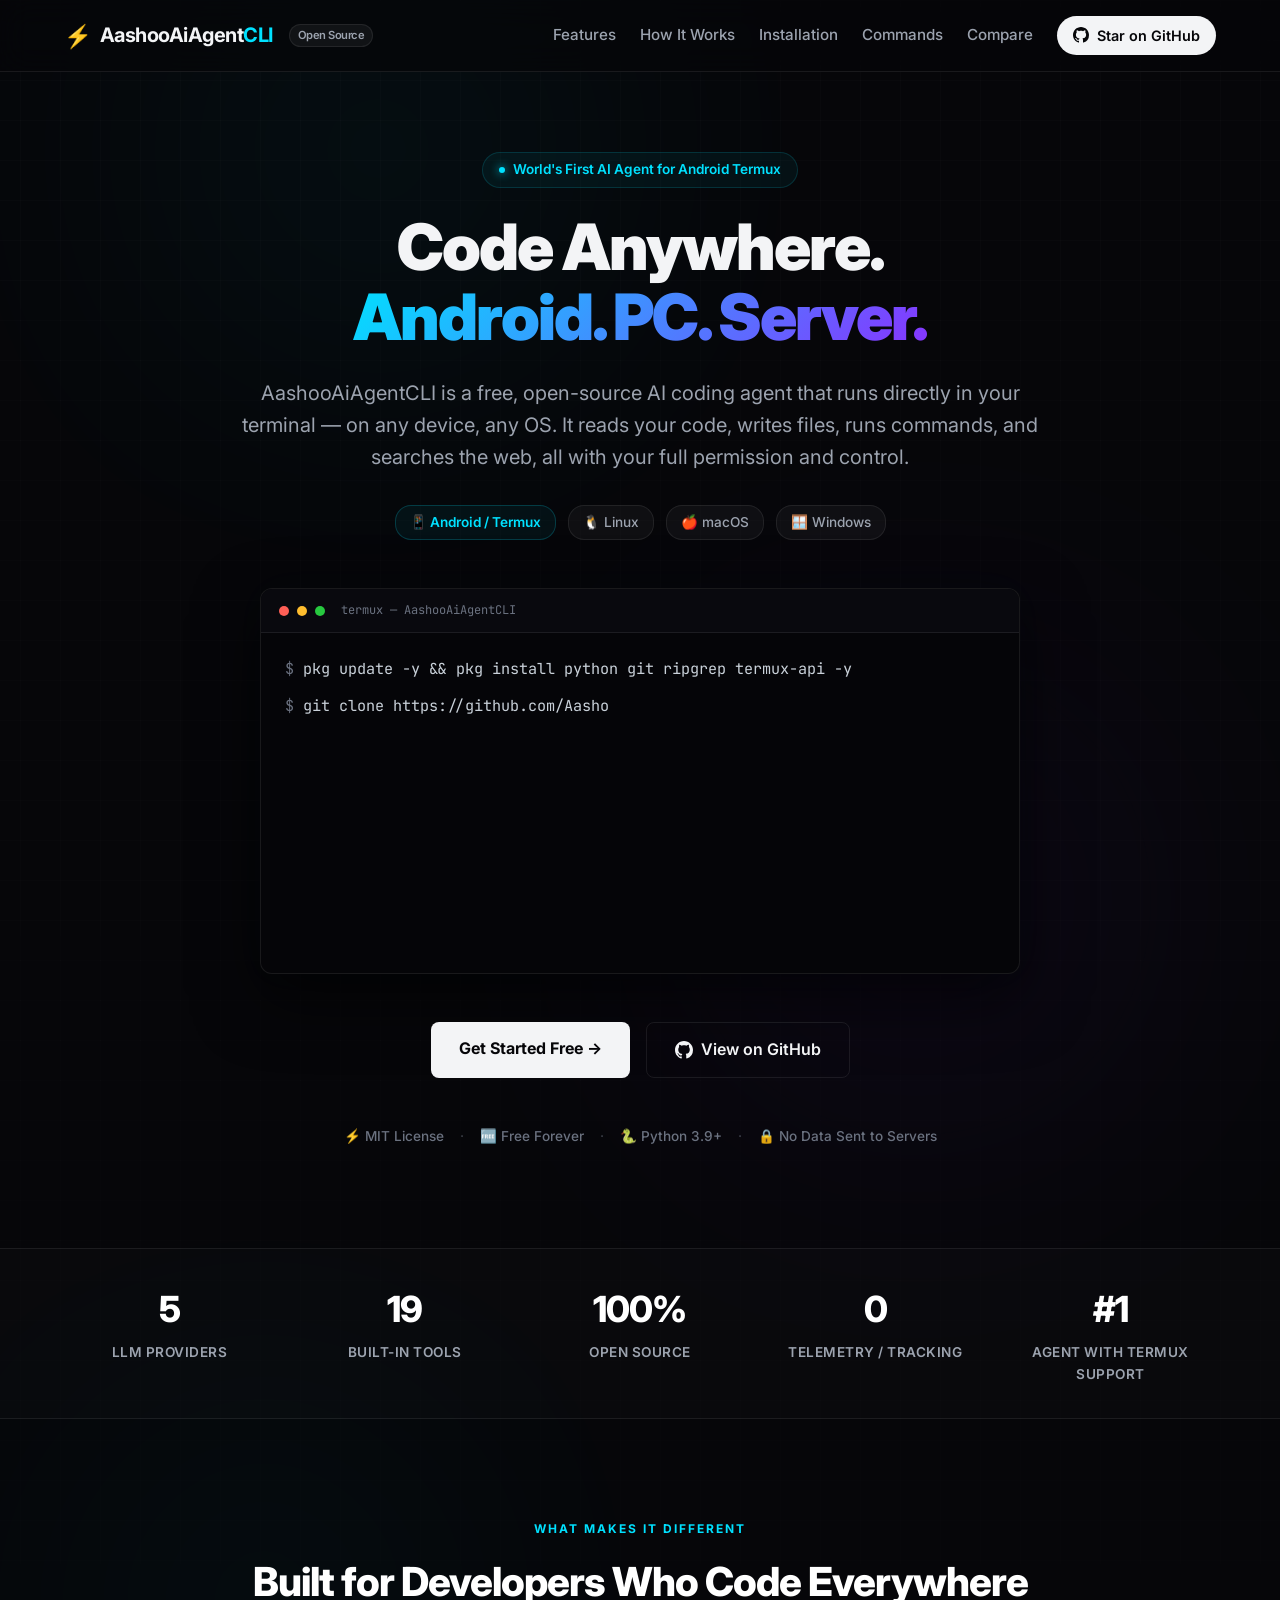
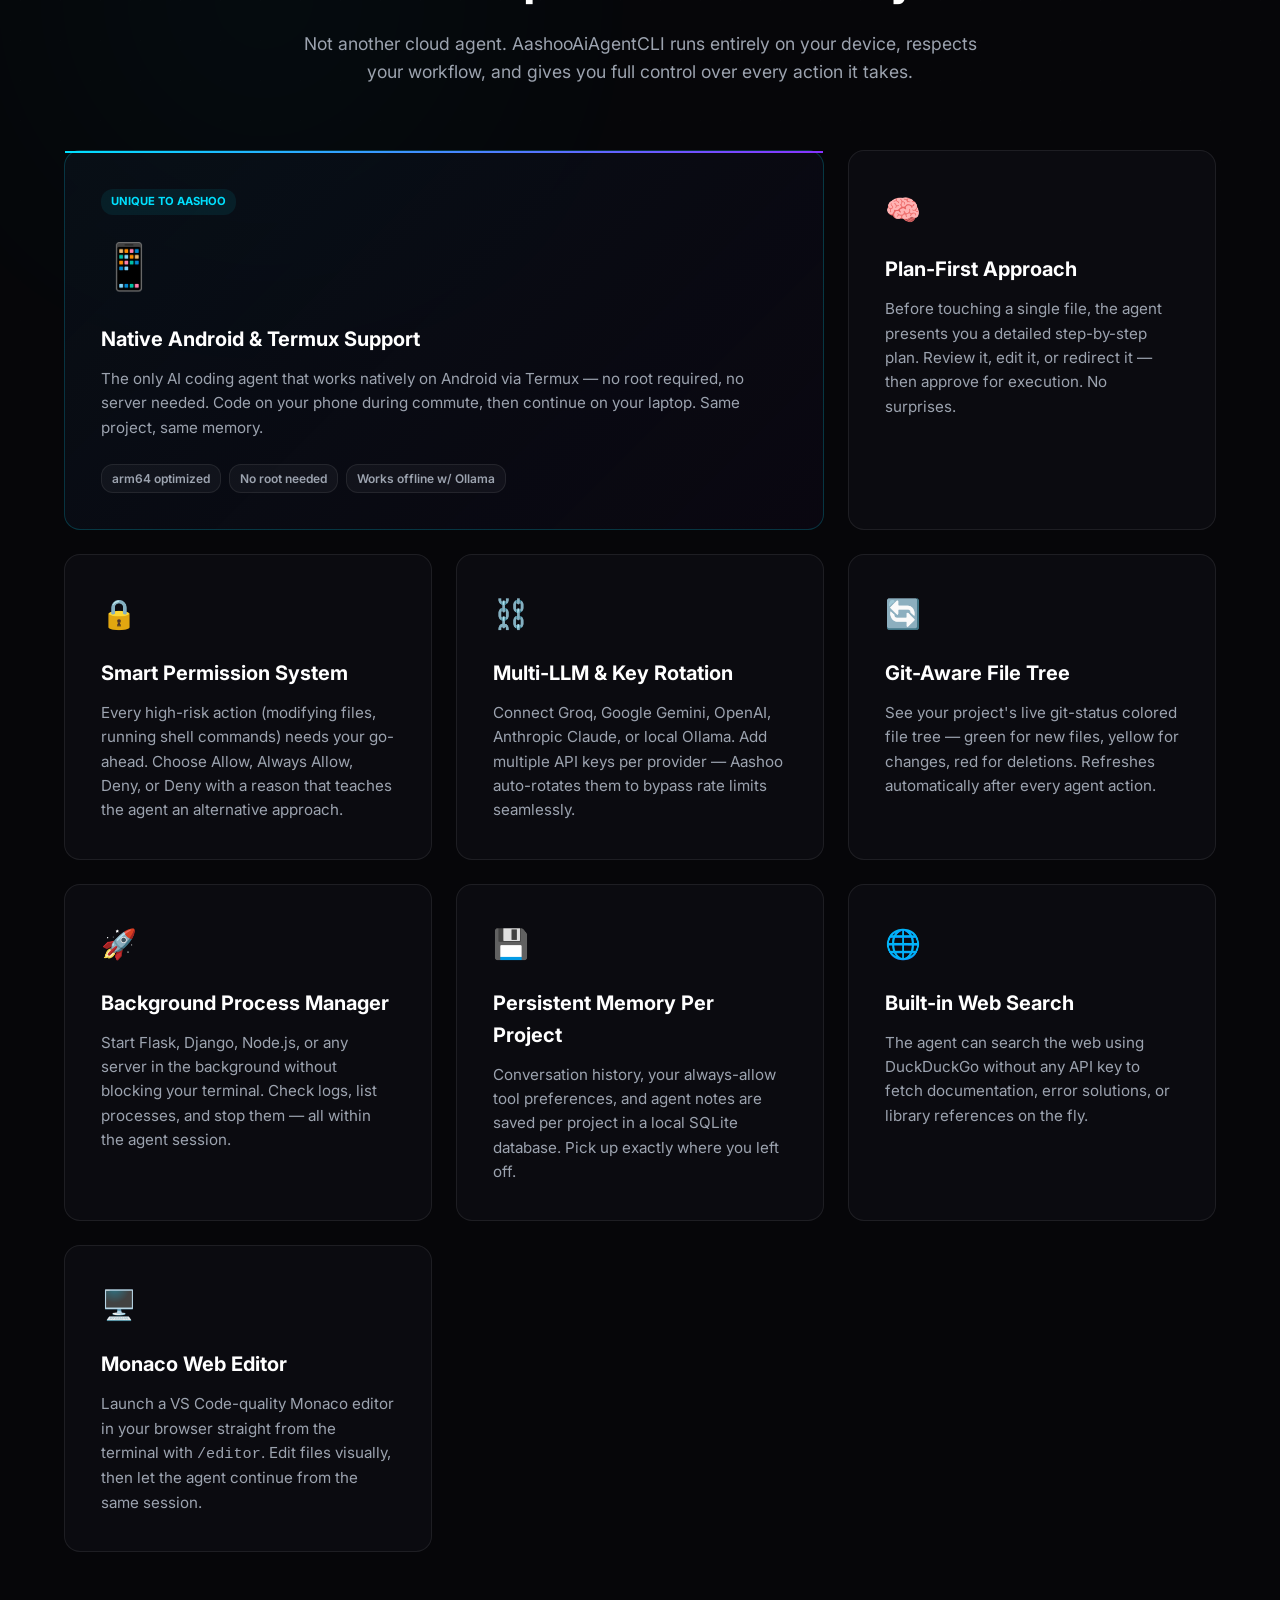
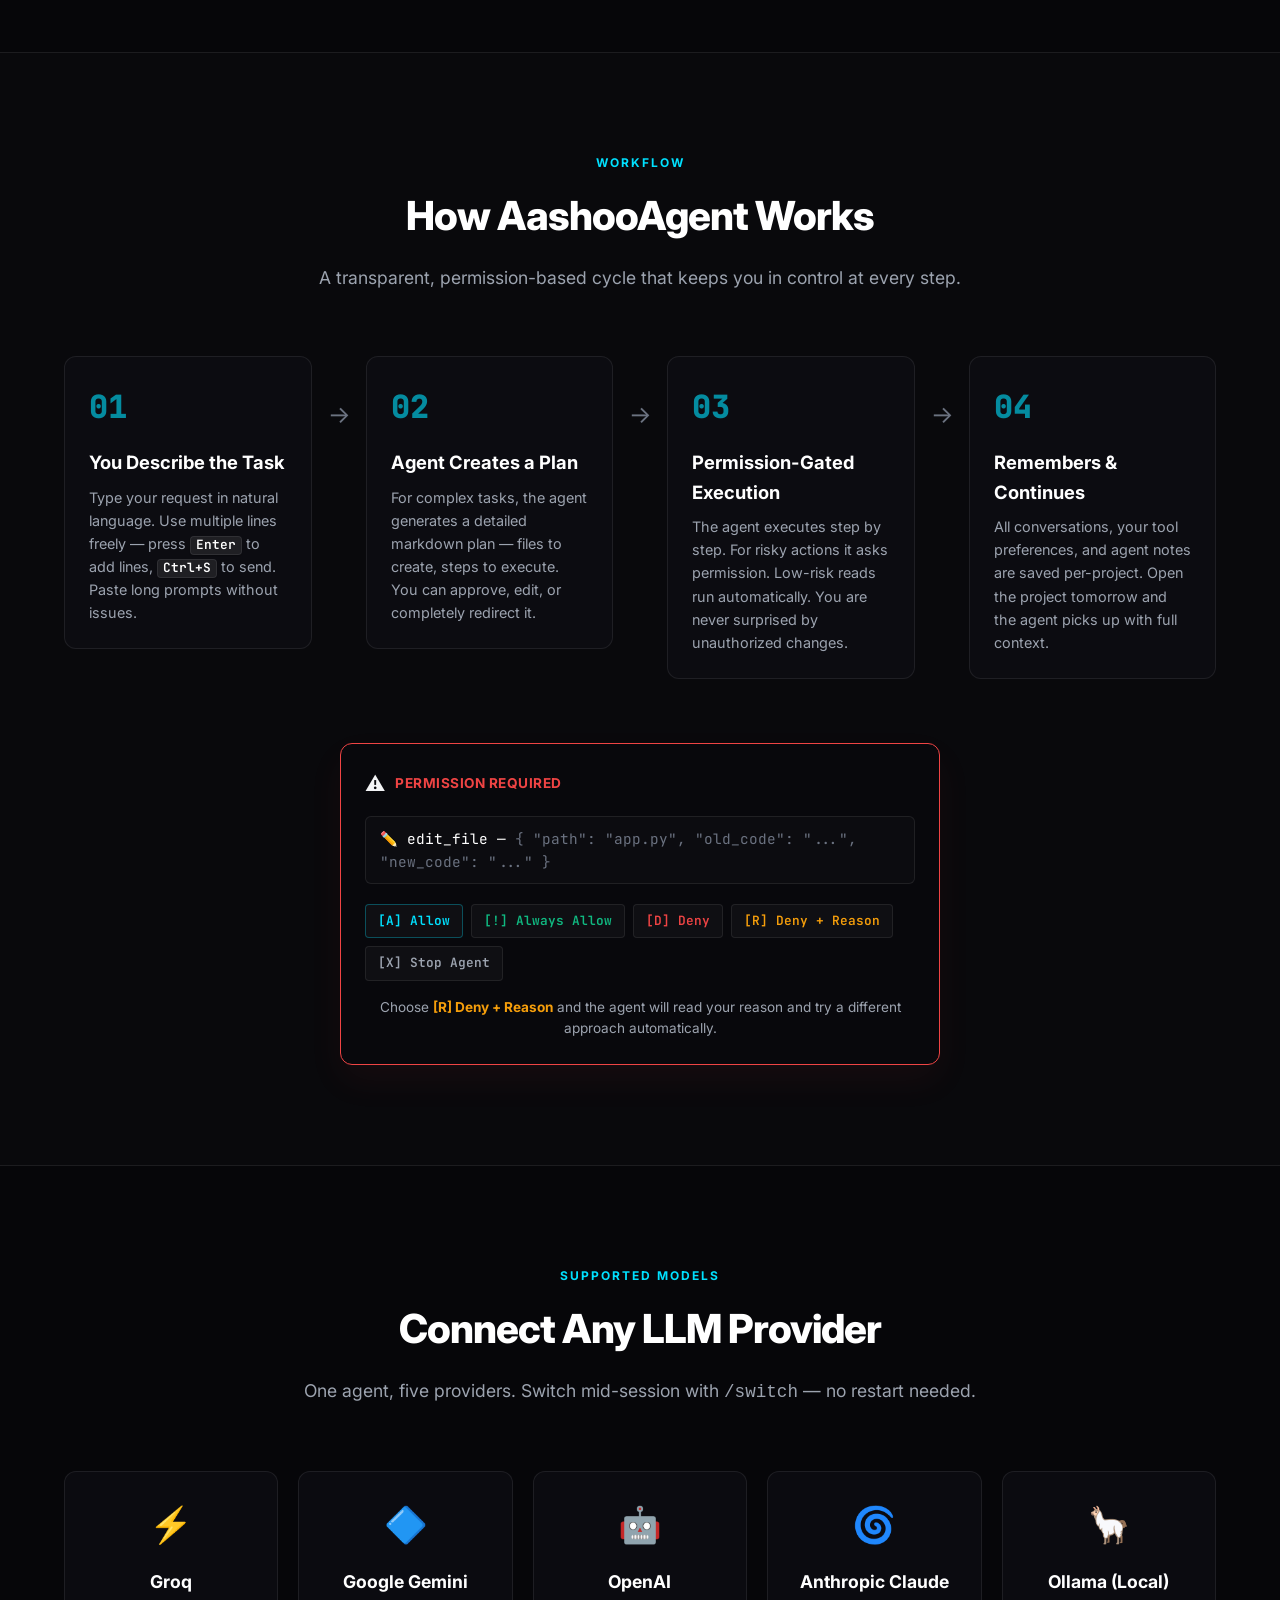
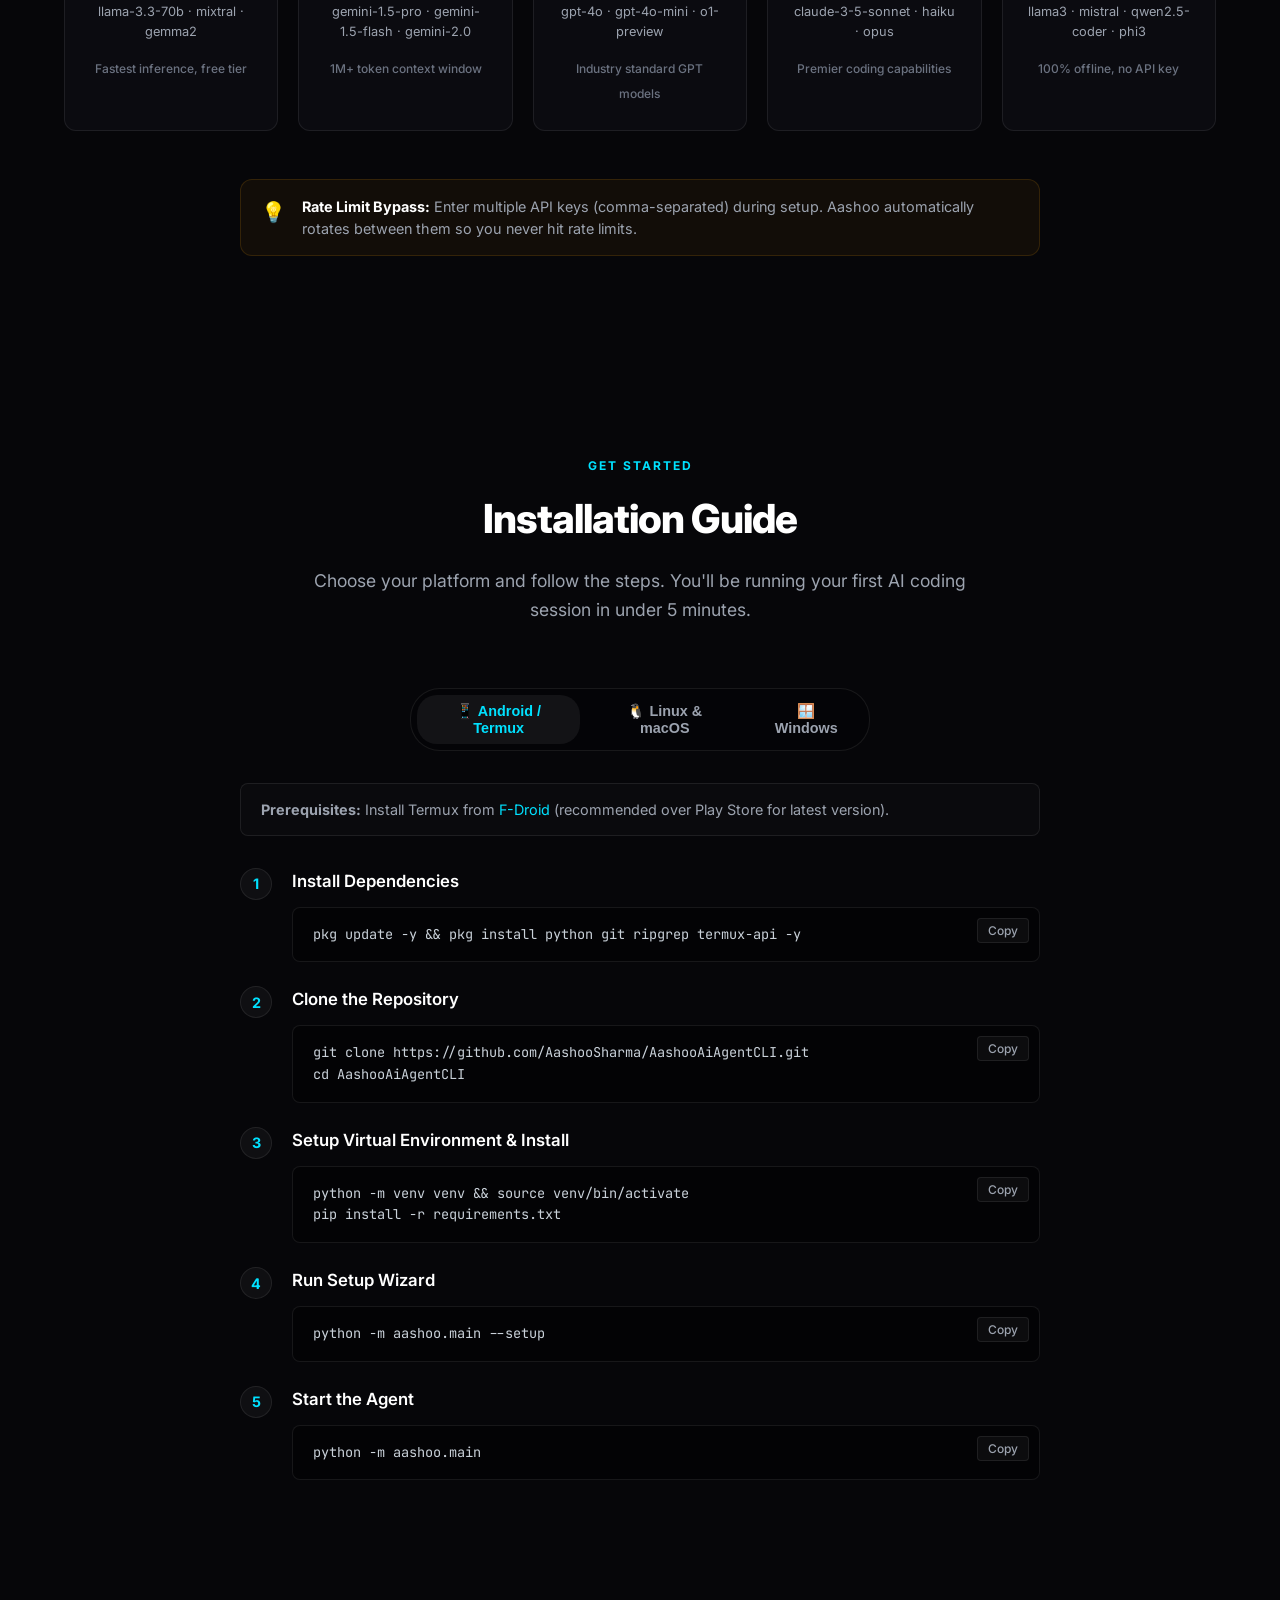
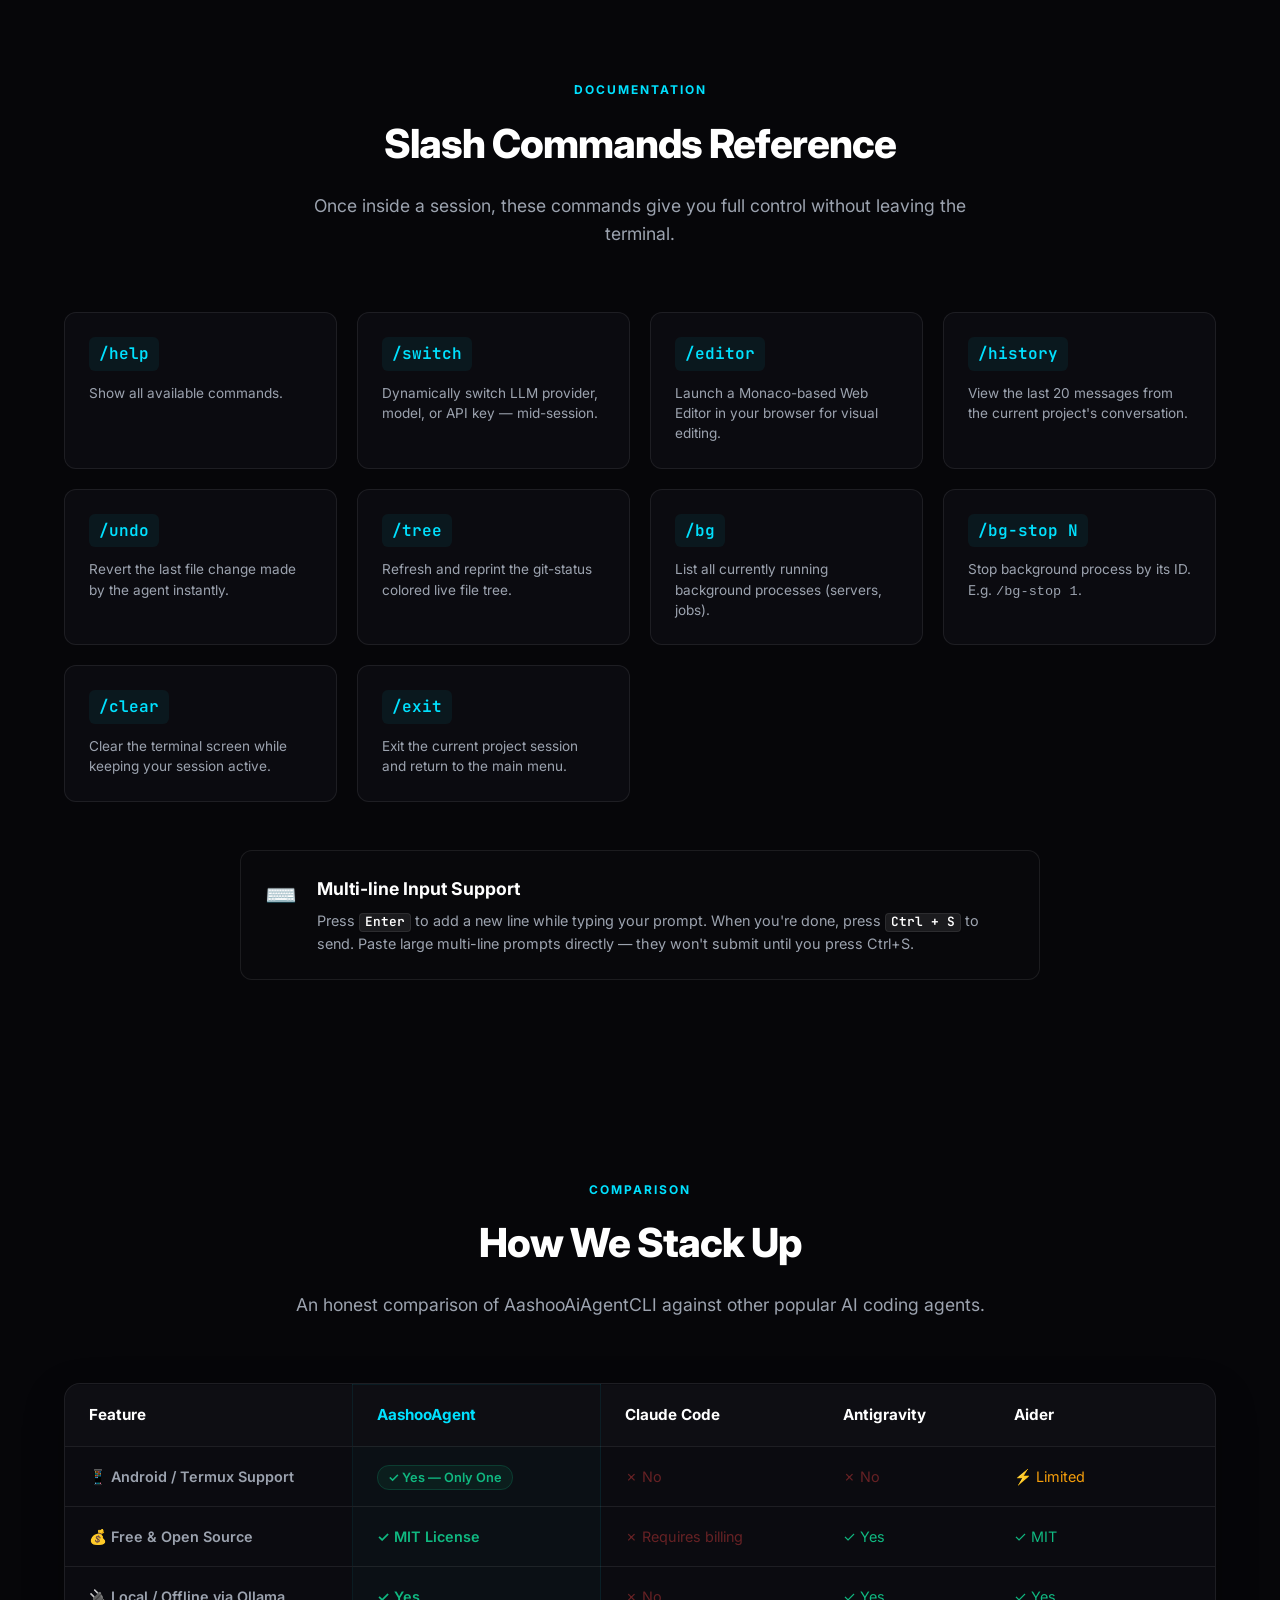
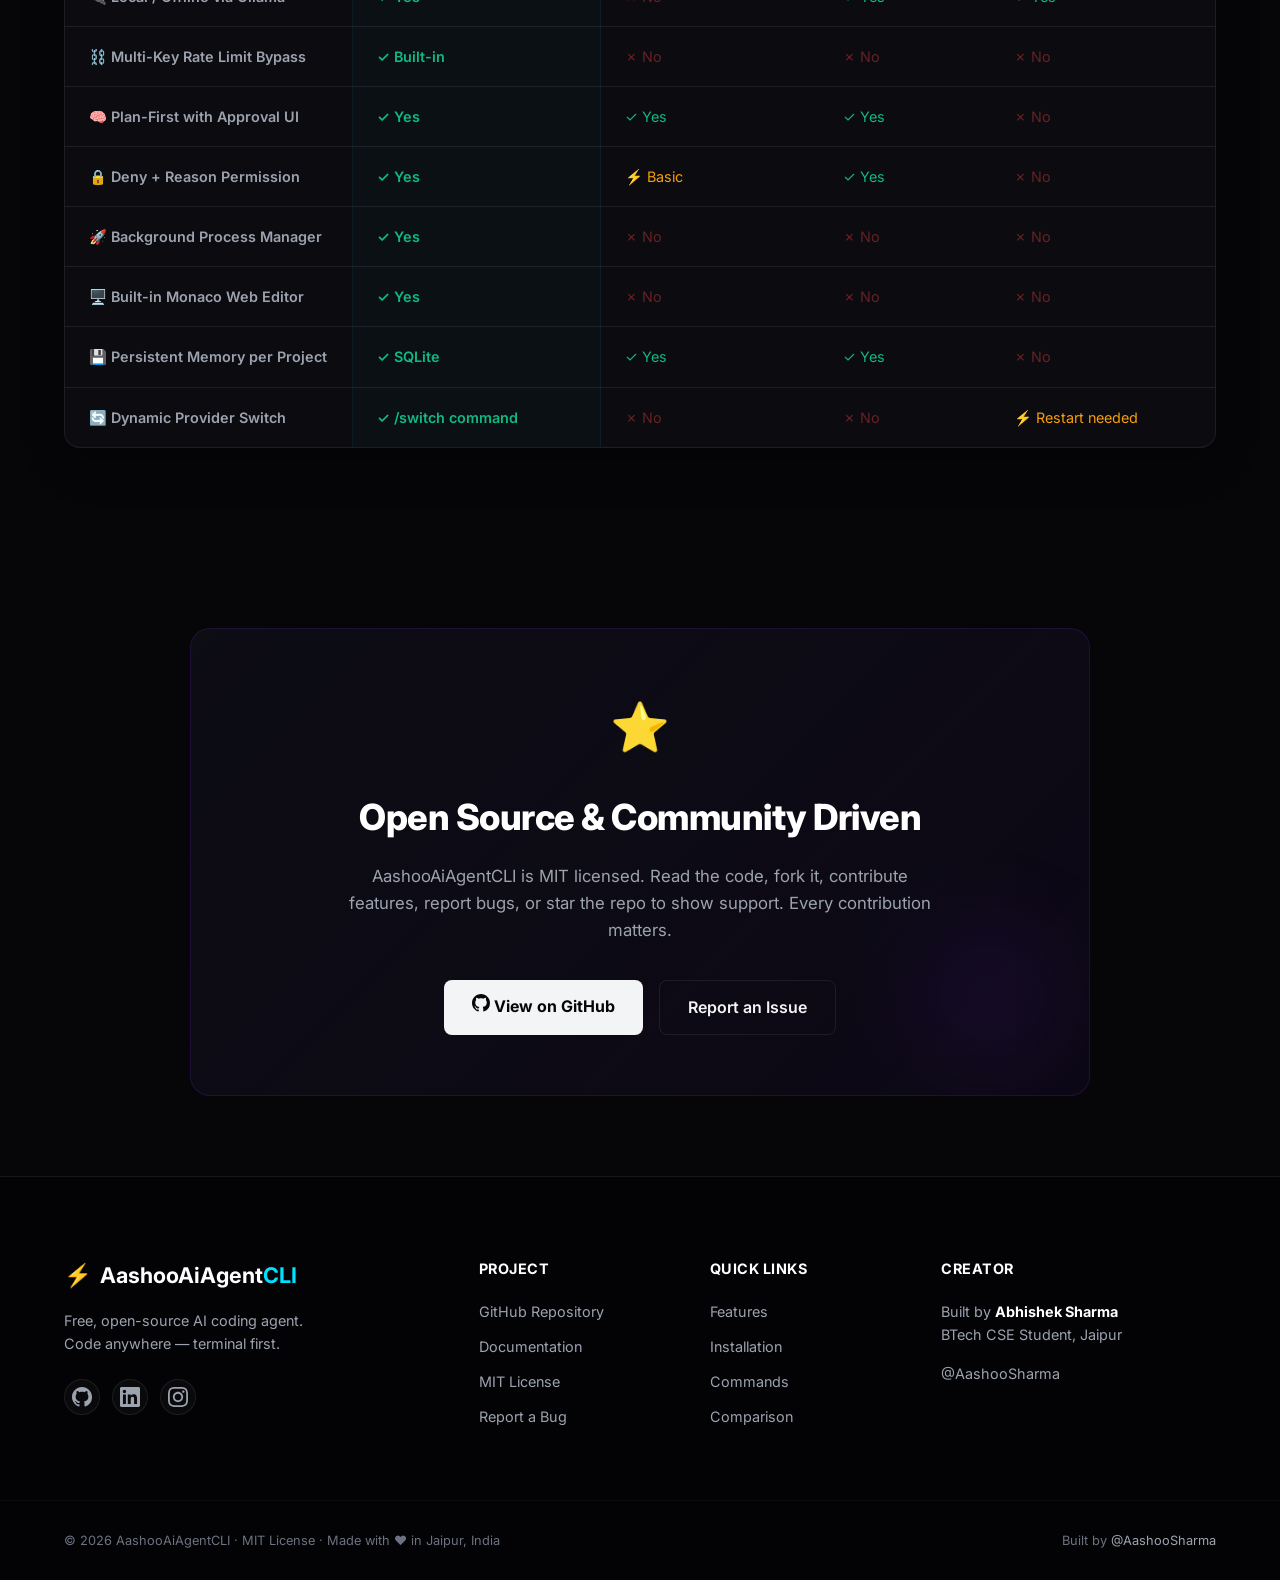
<file: index.html>
<!DOCTYPE html>
<html lang="en">

<head>
    <meta charset="UTF-8" />
    <meta name="viewport" content="width=device-width, initial-scale=1.0" />
    <title>AashooAiAgentCLI — Open Source AI Coding Agent for Terminal</title>
    <meta name="description"
        content="Free, open-source AI coding agent that runs in your terminal — on Android Termux, Linux, macOS & Windows. Plan-first workflow, smart permissions, git integration, multi-LLM support." />
    <meta property="og:title" content="AashooAiAgentCLI — AI Coding Agent for Terminal" />
    <meta property="og:description"
        content="The only AI coding agent that runs on Android Termux. Free, open-source, plan-first, permission-aware." />
    <meta property="og:type" content="website" />
    <link rel="preconnect" href="https://fonts.googleapis.com" />
    <link rel="preconnect" href="https://fonts.gstatic.com" crossorigin />
    <link
        href="https://fonts.googleapis.com/css2?family=Inter:wght@300;400;500;600;700;800;900&family=JetBrains+Mono:wght@400;500;600&display=swap"
        rel="stylesheet" />
    <link rel="stylesheet" href="styles.css" />
</head>

<body>

    <!-- Background canvas effects -->
    <div class="bg-grid"></div>
    <div class="glow-orb orb-1"></div>
    <div class="glow-orb orb-2"></div>
    <div class="glow-orb orb-3"></div>

    <!-- ═══════════════════════════════════════════════
       HEADER
  ═══════════════════════════════════════════════ -->
    <header class="site-header" id="siteHeader">
        <div class="container nav-container">
            <a href="#" class="nav-brand">
                <span class="brand-icon">⚡</span>
                <span class="brand-name">AashooAiAgent<span class="brand-accent">CLI</span></span>
                <span class="brand-badge">Open Source</span>
            </a>

            <nav class="nav-menu" id="navMenu">
                <a href="#features" class="nav-link">Features</a>
                <a href="#how-it-works" class="nav-link">How It Works</a>
                <a href="#install" class="nav-link">Installation</a>
                <a href="#commands" class="nav-link">Commands</a>
                <a href="#comparison" class="nav-link">Compare</a>
                <a href="https://github.com/AashooSharma/AashooAiAgentCLI" target="_blank" rel="noopener"
                    class="nav-cta">
                    <svg width="16" height="16" viewBox="0 0 16 16" fill="currentColor">
                        <path
                            d="M8 0C3.58 0 0 3.58 0 8c0 3.54 2.29 6.53 5.47 7.59.4.07.55-.17.55-.38 0-.19-.01-.82-.01-1.49-2.01.37-2.53-.49-2.69-.94-.09-.23-.48-.94-.82-1.13-.28-.15-.68-.52-.01-.53.63-.01 1.08.58 1.23.82.72 1.21 1.87.87 2.33.66.07-.52.28-.87.51-1.07-1.78-.2-3.64-.89-3.64-3.95 0-.87.31-1.59.82-2.15-.08-.2-.36-1.02.08-2.12 0 0 .67-.21 2.2.82.64-.18 1.32-.27 2-.27.68 0 1.36.09 2 .27 1.53-1.04 2.2-.82 2.2-.82.44 1.1.16 1.92.08 2.12.51.56.82 1.27.82 2.15 0 3.07-1.87 3.75-3.65 3.95.29.25.54.73.54 1.48 0 1.07-.01 1.93-.01 2.2 0 .21.15.46.55.38A8.013 8.013 0 0016 8c0-4.42-3.58-8-8-8z" />
                    </svg>
                    Star on GitHub
                </a>
            </nav>

            <button class="hamburger" id="hamburger" aria-label="Open menu">
                <span></span><span></span><span></span>
            </button>
        </div>
    </header>

    <!-- Mobile Nav -->
    <div class="mobile-nav" id="mobileNav">
        <div class="mobile-nav-inner">
            <a href="#features" class="mobile-nav-link">Features</a>
            <a href="#how-it-works" class="mobile-nav-link">How It Works</a>
            <a href="#install" class="mobile-nav-link">Installation</a>
            <a href="#commands" class="mobile-nav-link">Commands</a>
            <a href="#comparison" class="mobile-nav-link">Compare</a>
            <a href="https://github.com/AashooSharma/AashooAiAgentCLI" target="_blank" rel="noopener"
                class="mobile-nav-link github-link">
                ⭐ Star on GitHub
            </a>
        </div>
    </div>

    <!-- ═══════════════════════════════════════════════
       HERO SECTION
  ═══════════════════════════════════════════════ -->
    <section class="hero" id="home">
        <div class="container">
            <div class="hero-content reveal">

                <!-- Termux badge — USP -->
                <div class="hero-badge">
                    <span class="badge-dot"></span>
                    <span>World's First AI Agent for Android Termux</span>
                </div>

                <h1 class="hero-heading">
                    Code Anywhere.<br />
                    <span class="gradient-text">Android. PC. Server.</span>
                </h1>

                <p class="hero-subheading">
                    AashooAiAgentCLI is a free, open-source AI coding agent that runs directly in your terminal —
                    on any device, any OS. It reads your code, writes files, runs commands,
                    and searches the web, all with your full permission and control.
                </p>

                <!-- Platform pills -->
                <div class="platform-pills" id="heroPills">
                    <span class="pill pill-highlight" data-os="termux" style="cursor: pointer;">📱 Android /
                        Termux</span>
                    <span class="pill" data-os="linux" style="cursor: pointer;">🐧 Linux</span>
                    <span class="pill" data-os="macos" style="cursor: pointer;">🍎 macOS</span>
                    <span class="pill" data-os="windows" style="cursor: pointer;">🪟 Windows</span>
                </div>

                <!-- Hero terminal -->
                <div class="hero-terminal">
                    <div class="terminal-bar">
                        <span class="tb-dot r"></span>
                        <span class="tb-dot y"></span>
                        <span class="tb-dot g"></span>
                        <span class="tb-title" id="terminalTitle">bash — AashooAiAgentCLI</span>
                    </div>
                    <div class="terminal-body" id="terminalBody">
                        <!-- Simulated terminal lines are rendered dynamically via script.js -->
                    </div>
                </div>

                <div class="hero-actions">
                    <a href="#install" class="btn-primary">Get Started Free →</a>
                    <a href="https://github.com/AashooSharma/AashooAiAgentCLI" target="_blank" class="btn-outline">
                        <svg width="18" height="18" viewBox="0 0 16 16" fill="currentColor">
                            <path
                                d="M8 0C3.58 0 0 3.58 0 8c0 3.54 2.29 6.53 5.47 7.59.4.07.55-.17.55-.38 0-.19-.01-.82-.01-1.49-2.01.37-2.53-.49-2.69-.94-.09-.23-.48-.94-.82-1.13-.28-.15-.68-.52-.01-.53.63-.01 1.08.58 1.23.82.72 1.21 1.87.87 2.33.66.07-.52.28-.87.51-1.07-1.78-.2-3.64-.89-3.64-3.95 0-.87.31-1.59.82-2.15-.08-.2-.36-1.02.08-2.12 0 0 .67-.21 2.2.82.64-.18 1.32-.27 2-.27.68 0 1.36.09 2 .27 1.53-1.04 2.2-.82 2.2-.82.44 1.1.16 1.92.08 2.12.51.56.82 1.27.82 2.15 0 3.07-1.87 3.75-3.65 3.95.29.25.54.73.54 1.48 0 1.07-.01 1.93-.01 2.2 0 .21.15.46.55.38A8.013 8.013 0 0016 8c0-4.42-3.58-8-8-8z" />
                        </svg>
                        View on GitHub
                    </a>
                </div>

                <div class="hero-meta">
                    <span>⚡ MIT License</span>
                    <span class="sep">·</span>
                    <span>🆓 Free Forever</span>
                    <span class="sep">·</span>
                    <span>🐍 Python 3.9+</span>
                    <span class="sep">·</span>
                    <span>🔒 No Data Sent to Servers</span>
                </div>

            </div>
        </div>
    </section>

    <!-- ═══════════════════════════════════════════════
       STATS BAR
  ═══════════════════════════════════════════════ -->
    <section class="stats-bar">
        <div class="container stats-grid">
            <div class="stat-item">
                <span class="stat-number">5</span>
                <span class="stat-label">LLM Providers</span>
            </div>
            <div class="stat-item">
                <span class="stat-number">19</span>
                <span class="stat-label">Built-in Tools</span>
            </div>
            <div class="stat-item">
                <span class="stat-number">100%</span>
                <span class="stat-label">Open Source</span>
            </div>
            <div class="stat-item">
                <span class="stat-number">0</span>
                <span class="stat-label">Telemetry / Tracking</span>
            </div>
            <div class="stat-item">
                <span class="stat-number">#1</span>
                <span class="stat-label">Agent with Termux Support</span>
            </div>
        </div>
    </section>

    <!-- ═══════════════════════════════════════════════
       FEATURES SECTION
  ═══════════════════════════════════════════════ -->
    <section class="section features-section" id="features">
        <div class="container">
            <div class="section-label reveal">WHAT MAKES IT DIFFERENT</div>
            <h2 class="section-title reveal">Built for Developers Who Code Everywhere</h2>
            <p class="section-subtitle reveal">
                Not another cloud agent. AashooAiAgentCLI runs entirely on your device, respects your
                workflow, and gives you full control over every action it takes.
            </p>

            <div class="features-grid">

                <!-- USP Card -->
                <div class="feature-card usp-card reveal">
                    <div class="usp-label">UNIQUE TO AASHOO</div>
                    <div class="feature-icon-lg">📱</div>
                    <h3>Native Android & Termux Support</h3>
                    <p>The only AI coding agent that works natively on Android via Termux — no root required, no server
                        needed. Code on your phone during commute, then continue on your laptop. Same project, same
                        memory.</p>
                    <div class="feature-tags">
                        <span>arm64 optimized</span>
                        <span>No root needed</span>
                        <span>Works offline w/ Ollama</span>
                    </div>
                </div>

                <div class="feature-card reveal">
                    <div class="feature-icon">🧠</div>
                    <h3>Plan-First Approach</h3>
                    <p>Before touching a single file, the agent presents you a detailed step-by-step plan. Review it,
                        edit it, or redirect it — then approve for execution. No surprises.</p>
                </div>

                <div class="feature-card reveal">
                    <div class="feature-icon">🔒</div>
                    <h3>Smart Permission System</h3>
                    <p>Every high-risk action (modifying files, running shell commands) needs your go-ahead. Choose
                        Allow, Always Allow, Deny, or Deny with a reason that teaches the agent an alternative approach.
                    </p>
                </div>

                <div class="feature-card reveal">
                    <div class="feature-icon">⛓️</div>
                    <h3>Multi-LLM & Key Rotation</h3>
                    <p>Connect Groq, Google Gemini, OpenAI, Anthropic Claude, or local Ollama. Add multiple API keys per
                        provider — Aashoo auto-rotates them to bypass rate limits seamlessly.</p>
                </div>

                <div class="feature-card reveal">
                    <div class="feature-icon">🔄</div>
                    <h3>Git-Aware File Tree</h3>
                    <p>See your project's live git-status colored file tree — green for new files, yellow for changes,
                        red for deletions. Refreshes automatically after every agent action.</p>
                </div>

                <div class="feature-card reveal">
                    <div class="feature-icon">🚀</div>
                    <h3>Background Process Manager</h3>
                    <p>Start Flask, Django, Node.js, or any server in the background without blocking your terminal.
                        Check logs, list processes, and stop them — all within the agent session.</p>
                </div>

                <div class="feature-card reveal">
                    <div class="feature-icon">💾</div>
                    <h3>Persistent Memory Per Project</h3>
                    <p>Conversation history, your always-allow tool preferences, and agent notes are saved per project
                        in a local SQLite database. Pick up exactly where you left off.</p>
                </div>

                <div class="feature-card reveal">
                    <div class="feature-icon">🌐</div>
                    <h3>Built-in Web Search</h3>
                    <p>The agent can search the web using DuckDuckGo without any API key to fetch documentation, error
                        solutions, or library references on the fly.</p>
                </div>

                <div class="feature-card reveal">
                    <div class="feature-icon">🖥️</div>
                    <h3>Monaco Web Editor</h3>
                    <p>Launch a VS Code-quality Monaco editor in your browser straight from the terminal with
                        <code>/editor</code>. Edit files visually, then let the agent continue from the same session.
                    </p>
                </div>

            </div>
        </div>
    </section>

    <!-- ═══════════════════════════════════════════════
       HOW IT WORKS
  ═══════════════════════════════════════════════ -->
    <section class="section how-section" id="how-it-works">
        <div class="container">
            <div class="section-label reveal">WORKFLOW</div>
            <h2 class="section-title reveal">How AashooAgent Works</h2>
            <p class="section-subtitle reveal">A transparent, permission-based cycle that keeps you in control at every
                step.</p>

            <div class="workflow-steps">
                <div class="workflow-step reveal">
                    <div class="step-num">01</div>
                    <div class="step-body">
                        <h3>You Describe the Task</h3>
                        <p>Type your request in natural language. Use multiple lines freely — press <kbd>Enter</kbd> to
                            add lines, <kbd>Ctrl+S</kbd> to send. Paste long prompts without issues.</p>
                    </div>
                </div>
                <div class="workflow-arrow">→</div>
                <div class="workflow-step reveal">
                    <div class="step-num">02</div>
                    <div class="step-body">
                        <h3>Agent Creates a Plan</h3>
                        <p>For complex tasks, the agent generates a detailed markdown plan — files to create, steps to
                            execute. You can approve, edit, or completely redirect it.</p>
                    </div>
                </div>
                <div class="workflow-arrow">→</div>
                <div class="workflow-step reveal">
                    <div class="step-num">03</div>
                    <div class="step-body">
                        <h3>Permission-Gated Execution</h3>
                        <p>The agent executes step by step. For risky actions it asks permission. Low-risk reads run
                            automatically. You are never surprised by unauthorized changes.</p>
                    </div>
                </div>
                <div class="workflow-arrow">→</div>
                <div class="workflow-step reveal">
                    <div class="step-num">04</div>
                    <div class="step-body">
                        <h3>Remembers & Continues</h3>
                        <p>All conversations, your tool preferences, and agent notes are saved per-project. Open the
                            project tomorrow and the agent picks up with full context.</p>
                    </div>
                </div>
            </div>

            <!-- Permission system call-out -->
            <div class="permission-demo reveal">
                <div class="perm-header">
                    <span class="perm-icon">⚠️</span>
                    <span class="perm-title">Permission Required</span>
                </div>
                <div class="perm-body">
                    <div class="perm-tool">✏️ edit_file — <span class="perm-dim">{ "path": "app.py", "old_code": "...",
                            "new_code": "..." }</span></div>
                    <div class="perm-options">
                        <span class="perm-opt allow">[A] Allow</span>
                        <span class="perm-opt always">[!] Always Allow</span>
                        <span class="perm-opt deny">[D] Deny</span>
                        <span class="perm-opt reason">[R] Deny + Reason</span>
                        <span class="perm-opt stop">[X] Stop Agent</span>
                    </div>
                </div>
                <p class="perm-note">Choose <strong>[R] Deny + Reason</strong> and the agent will read your reason and
                    try a different approach automatically.</p>
            </div>
        </div>
    </section>

    <!-- ═══════════════════════════════════════════════
       LLM PROVIDERS
  ═══════════════════════════════════════════════ -->
    <section class="section providers-section">
        <div class="container">
            <div class="section-label reveal">SUPPORTED MODELS</div>
            <h2 class="section-title reveal">Connect Any LLM Provider</h2>
            <p class="section-subtitle reveal">One agent, five providers. Switch mid-session with <code>/switch</code> —
                no restart needed.</p>

            <div class="providers-grid">
                <div class="provider-card reveal">
                    <div class="provider-logo">⚡</div>
                    <div class="provider-info">
                        <h4>Groq</h4>
                        <p>llama-3.3-70b · mixtral · gemma2</p>
                        <span class="provider-note">Fastest inference, free tier</span>
                    </div>
                </div>
                <div class="provider-card reveal">
                    <div class="provider-logo">🔷</div>
                    <div class="provider-info">
                        <h4>Google Gemini</h4>
                        <p>gemini-1.5-pro · gemini-1.5-flash · gemini-2.0</p>
                        <span class="provider-note">1M+ token context window</span>
                    </div>
                </div>
                <div class="provider-card reveal">
                    <div class="provider-logo">🤖</div>
                    <div class="provider-info">
                        <h4>OpenAI</h4>
                        <p>gpt-4o · gpt-4o-mini · o1-preview</p>
                        <span class="provider-note">Industry standard GPT models</span>
                    </div>
                </div>
                <div class="provider-card reveal">
                    <div class="provider-logo">🌀</div>
                    <div class="provider-info">
                        <h4>Anthropic Claude</h4>
                        <p>claude-3-5-sonnet · haiku · opus</p>
                        <span class="provider-note">Premier coding capabilities</span>
                    </div>
                </div>
                <div class="provider-card reveal">
                    <div class="provider-logo">🦙</div>
                    <div class="provider-info">
                        <h4>Ollama (Local)</h4>
                        <p>llama3 · mistral · qwen2.5-coder · phi3</p>
                        <span class="provider-note">100% offline, no API key</span>
                    </div>
                </div>
            </div>

            <div class="rate-limit-note reveal">
                <div class="rln-icon">💡</div>
                <div class="rln-text">
                    <strong>Rate Limit Bypass:</strong> Enter multiple API keys (comma-separated) during setup. Aashoo
                    automatically rotates between them so you never hit rate limits.
                </div>
            </div>
        </div>
    </section>

    <!-- ═══════════════════════════════════════════════
       INSTALLATION
  ═══════════════════════════════════════════════ -->
    <section class="section install-section" id="install">
        <div class="container">
            <div class="section-label reveal">GET STARTED</div>
            <h2 class="section-title reveal">Installation Guide</h2>
            <p class="section-subtitle reveal">Choose your platform and follow the steps. You'll be running your first
                AI coding session in under 5 minutes.</p>

            <!-- Platform tabs -->
            <div class="install-tabs reveal">
                <button class="itab active" data-tab="termux">📱 Android / Termux</button>
                <button class="itab" data-tab="linux">🐧 Linux & macOS</button>
                <button class="itab" data-tab="windows">🪟 Windows</button>
            </div>

            <!-- Tab content -->
            <div class="install-content" id="installContent">

                <!-- TERMUX -->
                <div class="install-panel active" data-panel="termux">
                    <div class="prereq-note">
                        <strong>Prerequisites:</strong> Install Termux from <a
                            href="https://f-droid.org/packages/com.termux/" target="_blank">F-Droid</a> (recommended
                        over Play Store for latest version).
                    </div>
                    <div class="install-steps">
                        <div class="install-step">
                            <div class="istep-num">1</div>
                            <div class="istep-body">
                                <h4>Install Dependencies</h4>
                                <div class="code-block">
                                    <pre id="t1">pkg update -y && pkg install python git ripgrep termux-api -y</pre>
                                    <button class="copy-code" onclick="copyEl('t1',this)">Copy</button>
                                </div>
                            </div>
                        </div>
                        <div class="install-step">
                            <div class="istep-num">2</div>
                            <div class="istep-body">
                                <h4>Clone the Repository</h4>
                                <div class="code-block">
                                    <pre id="t2">git clone https://github.com/AashooSharma/AashooAiAgentCLI.git
cd AashooAiAgentCLI</pre>
                                    <button class="copy-code" onclick="copyEl('t2',this)">Copy</button>
                                </div>
                            </div>
                        </div>
                        <div class="install-step">
                            <div class="istep-num">3</div>
                            <div class="istep-body">
                                <h4>Setup Virtual Environment & Install</h4>
                                <div class="code-block">
                                    <pre id="t3">python -m venv venv && source venv/bin/activate
pip install -r requirements.txt</pre>
                                    <button class="copy-code" onclick="copyEl('t3',this)">Copy</button>
                                </div>
                            </div>
                        </div>
                        <div class="install-step">
                            <div class="istep-num">4</div>
                            <div class="istep-body">
                                <h4>Run Setup Wizard</h4>
                                <div class="code-block">
                                    <pre id="t4">python -m aashoo.main --setup</pre>
                                    <button class="copy-code" onclick="copyEl('t4',this)">Copy</button>
                                </div>
                            </div>
                        </div>
                        <div class="install-step">
                            <div class="istep-num">5</div>
                            <div class="istep-body">
                                <h4>Start the Agent</h4>
                                <div class="code-block">
                                    <pre id="t5">python -m aashoo.main</pre>
                                    <button class="copy-code" onclick="copyEl('t5',this)">Copy</button>
                                </div>
                            </div>
                        </div>
                    </div>
                </div>

                <!-- LINUX -->
                <div class="install-panel" data-panel="linux">
                    <div class="prereq-note">
                        <strong>Prerequisites:</strong> Python 3.9+, git, and optionally <a
                            href="https://github.com/BurntSushi/ripgrep" target="_blank">ripgrep</a> for faster code
                        search.
                    </div>
                    <div class="install-steps">
                        <div class="install-step">
                            <div class="istep-num">1</div>
                            <div class="istep-body">
                                <h4>Clone the Repository</h4>
                                <div class="code-block">
                                    <pre id="l1">git clone https://github.com/AashooSharma/AashooAiAgentCLI.git
cd AashooAiAgentCLI</pre>
                                    <button class="copy-code" onclick="copyEl('l1',this)">Copy</button>
                                </div>
                            </div>
                        </div>
                        <div class="install-step">
                            <div class="istep-num">2</div>
                            <div class="istep-body">
                                <h4>Setup Virtual Environment & Install</h4>
                                <div class="code-block">
                                    <pre id="l2">python3 -m venv venv && source venv/bin/activate
pip install -r requirements.txt</pre>
                                    <button class="copy-code" onclick="copyEl('l2',this)">Copy</button>
                                </div>
                            </div>
                        </div>
                        <div class="install-step">
                            <div class="istep-num">3</div>
                            <div class="istep-body">
                                <h4>Run Setup Wizard</h4>
                                <div class="code-block">
                                    <pre id="l3">python3 -m aashoo.main --setup</pre>
                                    <button class="copy-code" onclick="copyEl('l3',this)">Copy</button>
                                </div>
                            </div>
                        </div>
                        <div class="install-step">
                            <div class="istep-num">4</div>
                            <div class="istep-body">
                                <h4>Start the Agent</h4>
                                <div class="code-block">
                                    <pre id="l4">python3 -m aashoo.main</pre>
                                    <button class="copy-code" onclick="copyEl('l4',this)">Copy</button>
                                </div>
                            </div>
                        </div>
                    </div>
                </div>

                <!-- WINDOWS -->
                <div class="install-panel" data-panel="windows">
                    <div class="prereq-note">
                        <strong>Prerequisites:</strong> Python 3.9+ from <a href="https://python.org"
                            target="_blank">python.org</a>, git from <a href="https://git-scm.com"
                            target="_blank">git-scm.com</a>. Run PowerShell as usual.
                    </div>
                    <div class="install-steps">
                        <div class="install-step">
                            <div class="istep-num">1</div>
                            <div class="istep-body">
                                <h4>Clone the Repository</h4>
                                <div class="code-block">
                                    <pre id="w1">git clone https://github.com/AashooSharma/AashooAiAgentCLI.git
cd AashooAiAgentCLI</pre>
                                    <button class="copy-code" onclick="copyEl('w1',this)">Copy</button>
                                </div>
                            </div>
                        </div>
                        <div class="install-step">
                            <div class="istep-num">2</div>
                            <div class="istep-body">
                                <h4>Setup Virtual Environment & Install</h4>
                                <div class="code-block">
                                    <pre id="w2">python -m venv venv
venv\Scripts\Activate.ps1
pip install -r requirements.txt</pre>
                                    <button class="copy-code" onclick="copyEl('w2',this)">Copy</button>
                                </div>
                            </div>
                        </div>
                        <div class="install-step">
                            <div class="istep-num">3</div>
                            <div class="istep-body">
                                <h4>Run Setup Wizard</h4>
                                <div class="code-block">
                                    <pre id="w3">python -m aashoo.main --setup</pre>
                                    <button class="copy-code" onclick="copyEl('w3',this)">Copy</button>
                                </div>
                            </div>
                        </div>
                        <div class="install-step">
                            <div class="istep-num">4</div>
                            <div class="istep-body">
                                <h4>Start the Agent</h4>
                                <div class="code-block">
                                    <pre id="w4">python -m aashoo.main</pre>
                                    <button class="copy-code" onclick="copyEl('w4',this)">Copy</button>
                                </div>
                            </div>
                        </div>
                    </div>
                </div>

            </div><!-- /install-content -->
        </div>
    </section>

    <!-- ═══════════════════════════════════════════════
       COMMANDS / DOCUMENTATION
  ═══════════════════════════════════════════════ -->
    <section class="section commands-section" id="commands">
        <div class="container">
            <div class="section-label reveal">DOCUMENTATION</div>
            <h2 class="section-title reveal">Slash Commands Reference</h2>
            <p class="section-subtitle reveal">Once inside a session, these commands give you full control without
                leaving the terminal.</p>

            <div class="commands-grid">
                <div class="cmd-card reveal">
                    <code class="cmd-name">/help</code>
                    <p class="cmd-desc">Show all available commands.</p>
                </div>
                <div class="cmd-card reveal">
                    <code class="cmd-name">/switch</code>
                    <p class="cmd-desc">Dynamically switch LLM provider, model, or API key — mid-session.</p>
                </div>
                <div class="cmd-card reveal">
                    <code class="cmd-name">/editor</code>
                    <p class="cmd-desc">Launch a Monaco-based Web Editor in your browser for visual editing.</p>
                </div>
                <div class="cmd-card reveal">
                    <code class="cmd-name">/history</code>
                    <p class="cmd-desc">View the last 20 messages from the current project's conversation.</p>
                </div>
                <div class="cmd-card reveal">
                    <code class="cmd-name">/undo</code>
                    <p class="cmd-desc">Revert the last file change made by the agent instantly.</p>
                </div>
                <div class="cmd-card reveal">
                    <code class="cmd-name">/tree</code>
                    <p class="cmd-desc">Refresh and reprint the git-status colored live file tree.</p>
                </div>
                <div class="cmd-card reveal">
                    <code class="cmd-name">/bg</code>
                    <p class="cmd-desc">List all currently running background processes (servers, jobs).</p>
                </div>
                <div class="cmd-card reveal">
                    <code class="cmd-name">/bg-stop N</code>
                    <p class="cmd-desc">Stop background process by its ID. E.g. <code>/bg-stop 1</code>.</p>
                </div>
                <div class="cmd-card reveal">
                    <code class="cmd-name">/clear</code>
                    <p class="cmd-desc">Clear the terminal screen while keeping your session active.</p>
                </div>
                <div class="cmd-card reveal">
                    <code class="cmd-name">/exit</code>
                    <p class="cmd-desc">Exit the current project session and return to the main menu.</p>
                </div>
            </div>

            <!-- Input tip -->
            <div class="input-tip reveal">
                <div class="tip-icon">⌨️</div>
                <div class="tip-body">
                    <h4>Multi-line Input Support</h4>
                    <p>Press <kbd>Enter</kbd> to add a new line while typing your prompt. When you're done, press
                        <kbd>Ctrl + S</kbd> to send. Paste large multi-line prompts directly — they won't submit until
                        you press Ctrl+S.</p>
                </div>
            </div>
        </div>
    </section>

    <!-- ═══════════════════════════════════════════════
       COMPARISON TABLE
  ═══════════════════════════════════════════════ -->
    <section class="section comparison-section" id="comparison">
        <div class="container">
            <div class="section-label reveal">COMPARISON</div>
            <h2 class="section-title reveal">How We Stack Up</h2>
            <p class="section-subtitle reveal">An honest comparison of AashooAiAgentCLI against other popular AI coding
                agents.</p>

            <div class="table-wrap reveal">
                <table class="comp-table">
                    <thead>
                        <tr>
                            <th class="feat-col">Feature</th>
                            <th class="ours-col">AashooAgent</th>
                            <th>Claude Code</th>
                            <th>Antigravity</th>
                            <th>Aider</th>
                        </tr>
                    </thead>
                    <tbody>
                        <tr>
                            <td class="feat-name">📱 Android / Termux Support</td>
                            <td class="ours-col yes"><span class="badge-yes">✓ Yes — Only One</span></td>
                            <td class="no">✗ No</td>
                            <td class="no">✗ No</td>
                            <td class="partial">⚡ Limited</td>
                        </tr>
                        <tr>
                            <td class="feat-name">💰 Free & Open Source</td>
                            <td class="ours-col yes">✓ MIT License</td>
                            <td class="no">✗ Requires billing</td>
                            <td class="yes">✓ Yes</td>
                            <td class="yes">✓ MIT</td>
                        </tr>
                        <tr>
                            <td class="feat-name">🔌 Local / Offline via Ollama</td>
                            <td class="ours-col yes">✓ Yes</td>
                            <td class="no">✗ No</td>
                            <td class="yes">✓ Yes</td>
                            <td class="yes">✓ Yes</td>
                        </tr>
                        <tr>
                            <td class="feat-name">⛓️ Multi-Key Rate Limit Bypass</td>
                            <td class="ours-col yes">✓ Built-in</td>
                            <td class="no">✗ No</td>
                            <td class="no">✗ No</td>
                            <td class="no">✗ No</td>
                        </tr>
                        <tr>
                            <td class="feat-name">🧠 Plan-First with Approval UI</td>
                            <td class="ours-col yes">✓ Yes</td>
                            <td class="yes">✓ Yes</td>
                            <td class="yes">✓ Yes</td>
                            <td class="no">✗ No</td>
                        </tr>
                        <tr>
                            <td class="feat-name">🔒 Deny + Reason Permission</td>
                            <td class="ours-col yes">✓ Yes</td>
                            <td class="partial">⚡ Basic</td>
                            <td class="yes">✓ Yes</td>
                            <td class="no">✗ No</td>
                        </tr>
                        <tr>
                            <td class="feat-name">🚀 Background Process Manager</td>
                            <td class="ours-col yes">✓ Yes</td>
                            <td class="no">✗ No</td>
                            <td class="no">✗ No</td>
                            <td class="no">✗ No</td>
                        </tr>
                        <tr>
                            <td class="feat-name">🖥️ Built-in Monaco Web Editor</td>
                            <td class="ours-col yes">✓ Yes</td>
                            <td class="no">✗ No</td>
                            <td class="no">✗ No</td>
                            <td class="no">✗ No</td>
                        </tr>
                        <tr>
                            <td class="feat-name">💾 Persistent Memory per Project</td>
                            <td class="ours-col yes">✓ SQLite</td>
                            <td class="yes">✓ Yes</td>
                            <td class="yes">✓ Yes</td>
                            <td class="no">✗ No</td>
                        </tr>
                        <tr>
                            <td class="feat-name">🔄 Dynamic Provider Switch</td>
                            <td class="ours-col yes">✓ /switch command</td>
                            <td class="no">✗ No</td>
                            <td class="no">✗ No</td>
                            <td class="partial">⚡ Restart needed</td>
                        </tr>
                    </tbody>
                </table>
            </div>
        </div>
    </section>

    <!-- ═══════════════════════════════════════════════
       OPEN SOURCE CTA
  ═══════════════════════════════════════════════ -->
    <section class="cta-section">
        <div class="container">
            <div class="cta-box reveal">
                <div class="cta-icon">⭐</div>
                <h2>Open Source & Community Driven</h2>
                <p>AashooAiAgentCLI is MIT licensed. Read the code, fork it, contribute features, report bugs, or star
                    the repo to show support. Every contribution matters.</p>
                <div class="cta-actions">
                    <a href="https://github.com/AashooSharma/AashooAiAgentCLI" target="_blank" rel="noopener"
                        class="btn-primary">
                        <svg width="18" height="18" viewBox="0 0 16 16" fill="currentColor">
                            <path
                                d="M8 0C3.58 0 0 3.58 0 8c0 3.54 2.29 6.53 5.47 7.59.4.07.55-.17.55-.38 0-.19-.01-.82-.01-1.49-2.01.37-2.53-.49-2.69-.94-.09-.23-.48-.94-.82-1.13-.28-.15-.68-.52-.01-.53.63-.01 1.08.58 1.23.82.72 1.21 1.87.87 2.33.66.07-.52.28-.87.51-1.07-1.78-.2-3.64-.89-3.64-3.95 0-.87.31-1.59.82-2.15-.08-.2-.36-1.02.08-2.12 0 0 .67-.21 2.2.82.64-.18 1.32-.27 2-.27.68 0 1.36.09 2 .27 1.53-1.04 2.2-.82 2.2-.82.44 1.1.16 1.92.08 2.12.51.56.82 1.27.82 2.15 0 3.07-1.87 3.75-3.65 3.95.29.25.54.73.54 1.48 0 1.07-.01 1.93-.01 2.2 0 .21.15.46.55.38A8.013 8.013 0 0016 8c0-4.42-3.58-8-8-8z" />
                        </svg>
                        View on GitHub
                    </a>
                    <a href="https://github.com/AashooSharma/AashooAiAgentCLI/issues" target="_blank" rel="noopener"
                        class="btn-outline-light">Report an Issue</a>
                </div>
            </div>
        </div>
    </section>

    <!-- ═══════════════════════════════════════════════
       FOOTER
  ═══════════════════════════════════════════════ -->
    <footer class="site-footer">
        <div class="container footer-inner">

            <div class="footer-brand-col">
                <div class="footer-brand">
                    <span class="brand-icon">⚡</span>
                    <span class="brand-name">AashooAiAgent<span class="brand-accent">CLI</span></span>
                </div>
                <p class="footer-tagline">Free, open-source AI coding agent.<br />Code anywhere — terminal first.</p>
                <div class="social-links">
                    <a href="https://github.com/AashooSharma" target="_blank" rel="noopener" class="social-link"
                        title="GitHub @AashooSharma">
                        <svg width="20" height="20" viewBox="0 0 16 16" fill="currentColor">
                            <path
                                d="M8 0C3.58 0 0 3.58 0 8c0 3.54 2.29 6.53 5.47 7.59.4.07.55-.17.55-.38 0-.19-.01-.82-.01-1.49-2.01.37-2.53-.49-2.69-.94-.09-.23-.48-.94-.82-1.13-.28-.15-.68-.52-.01-.53.63-.01 1.08.58 1.23.82.72 1.21 1.87.87 2.33.66.07-.52.28-.87.51-1.07-1.78-.2-3.64-.89-3.64-3.95 0-.87.31-1.59.82-2.15-.08-.2-.36-1.02.08-2.12 0 0 .67-.21 2.2.82.64-.18 1.32-.27 2-.27.68 0 1.36.09 2 .27 1.53-1.04 2.2-.82 2.2-.82.44 1.1.16 1.92.08 2.12.51.56.82 1.27.82 2.15 0 3.07-1.87 3.75-3.65 3.95.29.25.54.73.54 1.48 0 1.07-.01 1.93-.01 2.2 0 .21.15.46.55.38A8.013 8.013 0 0016 8c0-4.42-3.58-8-8-8z" />
                        </svg>
                    </a>
                    <a href="https://linkedin.com/in/AashooSharma" target="_blank" rel="noopener" class="social-link"
                        title="LinkedIn @AashooSharma">
                        <svg width="20" height="20" viewBox="0 0 24 24" fill="currentColor">
                            <path
                                d="M20.447 20.452h-3.554v-5.569c0-1.328-.027-3.037-1.852-3.037-1.853 0-2.136 1.445-2.136 2.939v5.667H9.351V9h3.414v1.561h.046c.477-.9 1.637-1.85 3.37-1.85 3.601 0 4.267 2.37 4.267 5.455v6.286zM5.337 7.433c-1.144 0-2.063-.926-2.063-2.065 0-1.138.92-2.063 2.063-2.063 1.14 0 2.064.925 2.064 2.063 0 1.139-.925 2.065-2.064 2.065zm1.782 13.019H3.555V9h3.564v11.452zM22.225 0H1.771C.792 0 0 .774 0 1.729v20.542C0 23.227.792 24 1.771 24h20.451C23.2 24 24 23.227 24 22.271V1.729C24 .774 23.2 0 22.222 0h.003z" />
                        </svg>
                    </a>
                    <a href="https://instagram.com/AashooSharma" target="_blank" rel="noopener" class="social-link"
                        title="Instagram @AashooSharma">
                        <svg width="20" height="20" viewBox="0 0 24 24" fill="currentColor">
                            <path
                                d="M12 2.163c3.204 0 3.584.012 4.85.07 3.252.148 4.771 1.691 4.919 4.919.058 1.265.069 1.645.069 4.849 0 3.205-.012 3.584-.069 4.849-.149 3.225-1.664 4.771-4.919 4.919-1.266.058-1.644.07-4.85.07-3.204 0-3.584-.012-4.849-.07-3.26-.149-4.771-1.699-4.919-4.92-.058-1.265-.07-1.644-.07-4.849 0-3.204.013-3.583.07-4.849.149-3.227 1.664-4.771 4.919-4.919 1.266-.057 1.645-.069 4.849-.069zm0-2.163c-3.259 0-3.667.014-4.947.072-4.358.2-6.78 2.618-6.98 6.98-.059 1.281-.073 1.689-.073 4.948 0 3.259.014 3.668.072 4.948.2 4.358 2.618 6.78 6.98 6.98 1.281.058 1.689.072 4.948.072 3.259 0 3.668-.014 4.948-.072 4.354-.2 6.782-2.618 6.979-6.98.059-1.28.073-1.689.073-4.948 0-3.259-.014-3.667-.072-4.947-.196-4.354-2.617-6.78-6.979-6.98-1.281-.059-1.69-.073-4.949-.073zm0 5.838c-3.403 0-6.162 2.759-6.162 6.162s2.759 6.163 6.162 6.163 6.162-2.759 6.162-6.163c0-3.403-2.759-6.162-6.162-6.162zm0 10.162c-2.209 0-4-1.79-4-4 0-2.209 1.791-4 4-4s4 1.791 4 4c0 2.21-1.791 4-4 4zm6.406-11.845c-.796 0-1.441.645-1.441 1.44s.645 1.44 1.441 1.44c.795 0 1.439-.645 1.439-1.44s-.644-1.44-1.439-1.44z" />
                        </svg>
                    </a>
                </div>
            </div>

            <div class="footer-links-col">
                <h5>Project</h5>
                <a href="https://github.com/AashooSharma/AashooAiAgentCLI" target="_blank">GitHub Repository</a>
                <a href="https://github.com/AashooSharma/AashooAiAgentCLI/blob/main/README.md"
                    target="_blank">Documentation</a>
                <a href="https://github.com/AashooSharma/AashooAiAgentCLI/blob/main/LICENSE" target="_blank">MIT
                    License</a>
                <a href="https://github.com/AashooSharma/AashooAiAgentCLI/issues" target="_blank">Report a Bug</a>
            </div>

            <div class="footer-links-col">
                <h5>Quick Links</h5>
                <a href="#features">Features</a>
                <a href="#install">Installation</a>
                <a href="#commands">Commands</a>
                <a href="#comparison">Comparison</a>
            </div>

            <div class="footer-links-col">
                <h5>Creator</h5>
                <p class="creator-info">Built by <strong>Abhishek Sharma</strong><br />BTech CSE Student, Jaipur</p>
                <a href="https://github.com/AashooSharma" target="_blank">@AashooSharma</a>
            </div>

        </div>

        <div class="footer-bottom">
            <div class="container footer-bottom-inner">
                <p>© 2026 AashooAiAgentCLI · MIT License · Made with ❤️ in Jaipur, India</p>
                <p>Built by <a href="https://github.com/AashooSharma" target="_blank">@AashooSharma</a></p>
            </div>
        </div>
    </footer>

    <script src="script.js"></script>
</body>

</html>
</file>
<file: styles.css>
/* Modern Open Source Tool Landing Page Design System */
:root {
  --bg-color: #060609;
  --bg-surface: #0b0b0f;
  --bg-card: rgba(15, 15, 23, 0.6);
  --border-color: rgba(255, 255, 255, 0.08);
  --border-hover: rgba(0, 225, 255, 0.3);
  --text-color: #f3f4f6;
  --text-muted: #9ca3af;
  --text-dark: #6b7280;
  
  /* Brand gradients & colors */
  --primary: #00e1ff;
  --primary-glow: rgba(0, 225, 255, 0.15);
  --accent: #8833ff;
  --accent-glow: rgba(136, 51, 255, 0.15);
  --success: #10b981;
  --error: #ef4444;
  --warning: #f59e0b;
  
  --font-sans: 'Inter', -apple-system, BlinkMacSystemFont, "Segoe UI", Roboto, sans-serif;
  --font-mono: 'JetBrains Mono', monospace;
  
  --transition: all 0.3s cubic-bezier(0.4, 0, 0.2, 1);
  --header-height: 72px;
}

/* Global Reset & Base Styles */
* {
  margin: 0;
  padding: 0;
  box-sizing: border-box;
}

html {
  scroll-behavior: smooth;
  font-size: 16px;
}

body {
  background-color: var(--bg-color);
  color: var(--text-color);
  font-family: var(--font-sans);
  line-height: 1.6;
  overflow-x: hidden;
  position: relative;
}

/* Scrollbar styles */
::-webkit-scrollbar {
  width: 8px;
  height: 8px;
}

::-webkit-scrollbar-track {
  background: var(--bg-color);
}

::-webkit-scrollbar-thumb {
  background: rgba(255, 255, 255, 0.12);
  border-radius: 4px;
}

::-webkit-scrollbar-thumb:hover {
  background: var(--primary);
}

.container {
  width: 100%;
  max-width: 1200px;
  margin: 0 auto;
  padding: 0 24px;
}

.section {
  padding: 100px 0;
}

/* Background Grids & Orbs */
.bg-grid {
  position: absolute;
  top: 0;
  left: 0;
  right: 0;
  height: 2500px;
  background-image: 
    linear-gradient(rgba(255, 255, 255, 0.015) 1px, transparent 1px),
    linear-gradient(90deg, rgba(255, 255, 255, 0.015) 1px, transparent 1px);
  background-size: 40px 40px;
  background-position: center top;
  z-index: -2;
  pointer-events: none;
  mask-image: linear-gradient(to bottom, black, transparent);
  -webkit-mask-image: linear-gradient(to bottom, black, transparent);
}

.glow-orb {
  position: absolute;
  border-radius: 50%;
  filter: blur(140px);
  z-index: -1;
  pointer-events: none;
  opacity: 0.12;
}

.orb-1 {
  top: -100px;
  left: 10%;
  width: 500px;
  height: 500px;
  background: radial-gradient(circle, var(--primary) 0%, transparent 70%);
}

.orb-2 {
  top: 600px;
  right: 5%;
  width: 600px;
  height: 600px;
  background: radial-gradient(circle, var(--accent) 0%, transparent 70%);
}

.orb-3 {
  top: 1400px;
  left: 5%;
  width: 400px;
  height: 400px;
  background: radial-gradient(circle, var(--primary) 0%, transparent 70%);
}

/* Header & Nav */
.site-header {
  position: fixed;
  top: 0;
  left: 0;
  width: 100%;
  height: var(--header-height);
  background: rgba(6, 6, 9, 0.7);
  backdrop-filter: blur(16px);
  -webkit-backdrop-filter: blur(16px);
  border-bottom: 1px solid var(--border-color);
  z-index: 1000;
  display: flex;
  align-items: center;
  transition: var(--transition);
}

.site-header.scrolled {
  background: rgba(6, 6, 9, 0.9);
  height: 64px;
}

.nav-container {
  display: flex;
  justify-content: space-between;
  align-items: center;
}

.nav-brand {
  display: flex;
  align-items: center;
  gap: 8px;
  text-decoration: none;
  font-weight: 700;
  font-size: 1.25rem;
  color: var(--text-color);
  letter-spacing: -0.5px;
}

.brand-icon {
  font-size: 1.4rem;
}

.brand-accent {
  color: var(--primary);
}

.brand-badge {
  font-size: 0.7rem;
  font-weight: 600;
  background: rgba(255, 255, 255, 0.05);
  border: 1px solid var(--border-color);
  color: var(--text-muted);
  padding: 2px 8px;
  border-radius: 12px;
  margin-left: 8px;
}

.nav-menu {
  display: flex;
  align-items: center;
  gap: 24px;
}

.nav-link {
  color: var(--text-muted);
  text-decoration: none;
  font-weight: 500;
  font-size: 0.95rem;
  transition: var(--transition);
}

.nav-link:hover {
  color: var(--primary);
}

.nav-cta {
  display: flex;
  align-items: center;
  gap: 8px;
  background: var(--text-color);
  color: var(--bg-color);
  padding: 8px 16px;
  border-radius: 20px;
  font-weight: 600;
  font-size: 0.9rem;
  text-decoration: none;
  transition: var(--transition);
}

.nav-cta:hover {
  transform: translateY(-1px);
  box-shadow: 0 4px 12px rgba(255, 255, 255, 0.15);
}

.hamburger {
  display: none;
  flex-direction: column;
  justify-content: space-between;
  width: 24px;
  height: 18px;
  background: transparent;
  border: none;
  cursor: pointer;
  z-index: 1001;
}

.hamburger span {
  width: 100%;
  height: 2px;
  background-color: var(--text-color);
  border-radius: 2px;
  transition: var(--transition);
}

/* Mobile Drawer Nav */
.mobile-nav {
  position: fixed;
  top: 0;
  right: -100%;
  width: 300px;
  height: 100vh;
  background: #09090d;
  border-left: 1px solid var(--border-color);
  z-index: 999;
  padding: 100px 24px;
  transition: right 0.3s cubic-bezier(0.4, 0, 0.2, 1);
}

.mobile-nav.open {
  right: 0;
}

.mobile-nav-inner {
  display: flex;
  flex-direction: column;
  gap: 24px;
}

.mobile-nav-link {
  color: var(--text-color);
  text-decoration: none;
  font-size: 1.15rem;
  font-weight: 600;
  padding-bottom: 12px;
  border-bottom: 1px solid rgba(255, 255, 255, 0.05);
  display: block;
}

.mobile-nav-link.github-link {
  color: var(--primary);
  border-bottom: none;
}

/* Hero Section */
.hero {
  padding-top: calc(var(--header-height) + 80px);
  padding-bottom: 100px;
  text-align: center;
}

.hero-badge {
  display: inline-flex;
  align-items: center;
  gap: 8px;
  background: rgba(0, 225, 255, 0.05);
  border: 1px solid rgba(0, 225, 255, 0.15);
  padding: 6px 16px;
  border-radius: 30px;
  color: var(--primary);
  font-weight: 600;
  font-size: 0.85rem;
  margin-bottom: 24px;
}

.badge-dot {
  width: 6px;
  height: 6px;
  background-color: var(--primary);
  border-radius: 50%;
  box-shadow: 0 0 10px var(--primary);
}

.hero-heading {
  font-size: 4rem;
  font-weight: 900;
  line-height: 1.1;
  letter-spacing: -2px;
  margin-bottom: 24px;
}

.gradient-text {
  background: linear-gradient(135deg, var(--primary) 0%, var(--accent) 100%);
  -webkit-background-clip: text;
  -webkit-text-fill-color: transparent;
}

.hero-subheading {
  font-size: 1.25rem;
  color: var(--text-muted);
  max-width: 800px;
  margin: 0 auto 32px auto;
}

.platform-pills {
  display: flex;
  justify-content: center;
  gap: 12px;
  flex-wrap: wrap;
  margin-bottom: 48px;
}

.pill {
  background: rgba(255, 255, 255, 0.04);
  border: 1px solid var(--border-color);
  padding: 6px 14px;
  border-radius: 16px;
  font-size: 0.85rem;
  font-weight: 500;
  color: var(--text-muted);
}

.pill-highlight {
  background: rgba(0, 225, 255, 0.05);
  border-color: rgba(0, 225, 255, 0.2);
  color: var(--primary);
  font-weight: 600;
}

/* Styled Terminal Container */
.hero-terminal {
  max-width: 760px;
  margin: 0 auto 48px auto;
  background: #050508;
  border: 1px solid var(--border-color);
  border-radius: 12px;
  overflow: hidden;
  box-shadow: 0 24px 64px rgba(0, 0, 0, 0.6), 0 0 40px rgba(0, 225, 255, 0.02);
  text-align: left;
}

.terminal-bar {
  background: #09090e;
  border-bottom: 1px solid var(--border-color);
  padding: 12px 18px;
  display: flex;
  align-items: center;
  gap: 8px;
}

.tb-dot {
  width: 10px;
  height: 10px;
  border-radius: 50%;
}
.tb-dot.r { background: #ff5f56; }
.tb-dot.y { background: #ffbd2e; }
.tb-dot.g { background: #27c93f; }

.tb-title {
  font-family: var(--font-mono);
  font-size: 0.75rem;
  color: var(--text-dark);
  margin-left: 8px;
}

.terminal-body {
  padding: 24px;
  font-family: var(--font-mono);
  font-size: 0.95rem;
  color: #c9d1d9;
  height: 340px;
  overflow-y: auto;
}

.terminal-body p {
  margin-bottom: 12px;
}

.t-dim {
  color: var(--text-dark);
}

.t-output {
  color: var(--success);
}

.t-blink {
  color: var(--text-muted);
}

.t-cyan {
  color: var(--primary);
  font-weight: 600;
}

.t-prompt {
  color: #fff;
}

.cursor {
  animation: blink 1s step-end infinite;
  color: var(--primary);
}

@keyframes blink {
  from, to { opacity: 0; }
  50% { opacity: 1; }
}

.hero-actions {
  display: flex;
  justify-content: center;
  gap: 16px;
  margin-bottom: 48px;
}

.btn-primary {
  background: var(--text-color);
  color: var(--bg-color);
  padding: 14px 28px;
  border-radius: 8px;
  font-weight: 700;
  text-decoration: none;
  font-size: 1rem;
  transition: var(--transition);
}

.btn-primary:hover {
  transform: translateY(-2px);
  box-shadow: 0 8px 24px rgba(255, 255, 255, 0.15);
}

.btn-outline {
  background: transparent;
  color: var(--text-color);
  border: 1px solid var(--border-color);
  padding: 14px 28px;
  border-radius: 8px;
  font-weight: 600;
  font-size: 1rem;
  text-decoration: none;
  display: flex;
  align-items: center;
  gap: 8px;
  transition: var(--transition);
}

.btn-outline:hover {
  background: rgba(255, 255, 255, 0.03);
  border-color: rgba(255, 255, 255, 0.2);
  transform: translateY(-2px);
}

.hero-meta {
  display: flex;
  justify-content: center;
  gap: 16px;
  color: var(--text-dark);
  font-size: 0.85rem;
  font-weight: 500;
}

.hero-meta .sep {
  opacity: 0.5;
}

/* Stats Bar */
.stats-bar {
  border-top: 1px solid var(--border-color);
  border-bottom: 1px solid var(--border-color);
  background: rgba(255, 255, 255, 0.01);
  padding: 32px 0;
}

.stats-grid {
  display: grid;
  grid-template-columns: repeat(auto-fit, minmax(180px, 1fr));
  text-align: center;
  gap: 24px;
}

.stat-item {
  display: flex;
  flex-direction: column;
  gap: 4px;
}

.stat-number {
  font-size: 2.25rem;
  font-weight: 800;
  color: #fff;
  letter-spacing: -1px;
}

.stat-label {
  font-size: 0.85rem;
  color: var(--text-muted);
  text-transform: uppercase;
  font-weight: 600;
  letter-spacing: 0.5px;
}

/* Section Header Styles */
.section-label {
  color: var(--primary);
  font-size: 0.75rem;
  font-weight: 700;
  letter-spacing: 2px;
  text-transform: uppercase;
  text-align: center;
  margin-bottom: 12px;
}

.section-title {
  font-size: 2.5rem;
  font-weight: 800;
  text-align: center;
  letter-spacing: -1px;
  color: #fff;
  margin-bottom: 16px;
}

.section-subtitle {
  font-size: 1.1rem;
  color: var(--text-muted);
  text-align: center;
  max-width: 700px;
  margin: 0 auto 64px auto;
}

/* Features Grid */
.features-grid {
  display: grid;
  grid-template-columns: repeat(auto-fill, minmax(350px, 1fr));
  gap: 24px;
}

.feature-card {
  background: var(--bg-card);
  border: 1px solid var(--border-color);
  border-radius: 16px;
  padding: 36px;
  transition: var(--transition);
}

.feature-card:hover {
  border-color: var(--border-hover);
  background: rgba(20, 20, 30, 0.8);
  transform: translateY(-4px);
  box-shadow: 0 12px 30px rgba(0, 0, 0, 0.4), 0 0 30px var(--primary-glow);
}

.feature-icon {
  font-size: 1.8rem;
  margin-bottom: 20px;
}

.feature-card h3 {
  font-size: 1.25rem;
  font-weight: 700;
  color: #fff;
  margin-bottom: 12px;
}

.feature-card p {
  font-size: 0.95rem;
  color: var(--text-muted);
  line-height: 1.6;
}

/* Expanded USP Card styling */
.feature-card.usp-card {
  grid-column: span 1;
  border-color: rgba(0, 225, 255, 0.2);
  background: linear-gradient(135deg, rgba(10, 20, 30, 0.6) 0%, rgba(136, 51, 255, 0.03) 100%);
  position: relative;
}

.feature-card.usp-card::before {
  content: '';
  position: absolute;
  top: 0;
  left: 0;
  right: 0;
  height: 2px;
  background: linear-gradient(90deg, var(--primary), var(--accent));
}

@media (min-width: 992px) {
  .feature-card.usp-card {
    grid-column: span 2;
  }
}

.usp-label {
  font-size: 0.7rem;
  font-weight: 700;
  color: var(--primary);
  background: rgba(0, 225, 255, 0.08);
  padding: 4px 10px;
  border-radius: 12px;
  display: inline-block;
  margin-bottom: 16px;
  text-transform: uppercase;
}

.feature-icon-lg {
  font-size: 2.8rem;
  margin-bottom: 20px;
}

.feature-tags {
  display: flex;
  gap: 8px;
  margin-top: 24px;
  flex-wrap: wrap;
}

.feature-tags span {
  font-size: 0.75rem;
  font-weight: 600;
  background: rgba(255, 255, 255, 0.04);
  border: 1px solid var(--border-color);
  padding: 4px 10px;
  border-radius: 12px;
  color: var(--text-muted);
}

/* How It Works Section */
.how-section {
  background: rgba(255, 255, 255, 0.01);
  border-top: 1px solid var(--border-color);
  border-bottom: 1px solid var(--border-color);
}

.workflow-steps {
  display: flex;
  justify-content: space-between;
  align-items: flex-start;
  gap: 16px;
  margin-bottom: 64px;
}

.workflow-step {
  flex: 1;
  background: var(--bg-card);
  border: 1px solid var(--border-color);
  border-radius: 12px;
  padding: 24px;
}

.step-num {
  font-family: var(--font-mono);
  font-size: 2rem;
  font-weight: 800;
  color: var(--primary);
  opacity: 0.6;
  margin-bottom: 16px;
}

.workflow-step h3 {
  font-size: 1.15rem;
  color: #fff;
  margin-bottom: 8px;
}

.workflow-step p {
  font-size: 0.9rem;
  color: var(--text-muted);
}

.workflow-arrow {
  display: flex;
  align-items: center;
  font-size: 1.5rem;
  color: var(--text-dark);
  padding-top: 40px;
}

/* Permission prompt simulation */
.permission-demo {
  max-width: 600px;
  margin: 48px auto 0 auto;
  background: #08080c;
  border: 1px solid var(--error);
  border-radius: 12px;
  padding: 24px;
  box-shadow: 0 16px 36px rgba(239, 68, 68, 0.06);
}

.perm-header {
  display: flex;
  align-items: center;
  gap: 10px;
  margin-bottom: 16px;
}

.perm-icon {
  font-size: 1.25rem;
}

.perm-title {
  font-weight: 700;
  color: var(--error);
  text-transform: uppercase;
  font-size: 0.85rem;
  letter-spacing: 0.5px;
}

.perm-tool {
  font-family: var(--font-mono);
  font-size: 0.9rem;
  color: #fff;
  margin-bottom: 20px;
  background: rgba(255, 255, 255, 0.02);
  padding: 10px 14px;
  border-radius: 6px;
  border: 1px solid var(--border-color);
}

.perm-dim {
  color: var(--text-dark);
}

.perm-options {
  display: flex;
  flex-wrap: wrap;
  gap: 8px;
}

.perm-opt {
  font-family: var(--font-mono);
  font-size: 0.8rem;
  font-weight: 600;
  padding: 6px 12px;
  border-radius: 4px;
  background: rgba(255, 255, 255, 0.03);
  border: 1px solid var(--border-color);
  color: var(--text-muted);
}

.perm-opt.allow { color: var(--primary); border-color: rgba(0, 225, 255, 0.3); }
.perm-opt.always { color: var(--success); }
.perm-opt.deny { color: var(--error); }
.perm-opt.reason { color: var(--warning); }

.perm-note {
  text-align: center;
  font-size: 0.85rem;
  color: var(--text-muted);
  margin-top: 16px;
}

.perm-note strong {
  color: var(--warning);
}

/* Providers Grid */
.providers-grid {
  display: grid;
  grid-template-columns: repeat(auto-fit, minmax(200px, 1fr));
  gap: 20px;
  margin-bottom: 48px;
}

.provider-card {
  background: var(--bg-card);
  border: 1px solid var(--border-color);
  border-radius: 12px;
  padding: 24px;
  text-align: center;
  transition: var(--transition);
}

.provider-card:hover {
  transform: translateY(-2px);
  border-color: rgba(255, 255, 255, 0.15);
}

.provider-logo {
  font-size: 2.2rem;
  margin-bottom: 16px;
}

.provider-info h4 {
  font-size: 1.1rem;
  font-weight: 700;
  color: #fff;
  margin-bottom: 6px;
}

.provider-info p {
  font-size: 0.8rem;
  color: var(--text-muted);
  margin-bottom: 12px;
}

.provider-note {
  font-size: 0.75rem;
  color: var(--text-dark);
  font-weight: 500;
}

.rate-limit-note {
  background: rgba(245, 158, 11, 0.05);
  border: 1px solid rgba(245, 158, 11, 0.15);
  border-radius: 12px;
  padding: 16px 20px;
  display: flex;
  gap: 16px;
  align-items: flex-start;
  max-width: 800px;
  margin: 0 auto;
}

.rln-icon {
  font-size: 1.25rem;
}

.rln-text {
  font-size: 0.9rem;
  color: #fce7f3;
  color: var(--text-muted);
  line-height: 1.5;
}

.rln-text strong {
  color: #fff;
}

/* Installation Guide */
.install-tabs {
  display: flex;
  justify-content: center;
  gap: 8px;
  margin-bottom: 32px;
  background: rgba(0, 0, 0, 0.2);
  padding: 6px;
  border-radius: 30px;
  max-width: 460px;
  margin-left: auto;
  margin-right: auto;
  border: 1px solid var(--border-color);
}

.itab {
  background: transparent;
  border: none;
  padding: 8px 18px;
  border-radius: 20px;
  color: var(--text-muted);
  font-weight: 600;
  font-size: 0.9rem;
  cursor: pointer;
  transition: var(--transition);
}

.itab.active {
  background: rgba(255, 255, 255, 0.06);
  color: var(--primary);
}

.install-panel {
  display: none;
  max-width: 800px;
  margin: 0 auto;
}

.install-panel.active {
  display: block;
}

.prereq-note {
  background: rgba(255, 255, 255, 0.02);
  border: 1px solid var(--border-color);
  padding: 14px 20px;
  border-radius: 8px;
  font-size: 0.9rem;
  color: var(--text-muted);
  margin-bottom: 32px;
}

.prereq-note a {
  color: var(--primary);
  text-decoration: none;
}

.prereq-note a:hover {
  text-decoration: underline;
}

.install-steps {
  display: flex;
  flex-direction: column;
  gap: 24px;
}

.install-step {
  display: flex;
  gap: 20px;
}

.istep-num {
  width: 32px;
  height: 32px;
  background: rgba(255, 255, 255, 0.04);
  border: 1px solid var(--border-color);
  border-radius: 50%;
  display: flex;
  align-items: center;
  justify-content: center;
  font-weight: 700;
  color: var(--primary);
  font-size: 0.9rem;
  flex-shrink: 0;
}

.istep-body {
  flex-grow: 1;
}

.istep-body h4 {
  font-size: 1.05rem;
  font-weight: 600;
  color: #fff;
  margin-bottom: 12px;
}

.code-block {
  position: relative;
  background: #030305;
  border: 1px solid var(--border-color);
  border-radius: 8px;
  padding: 16px 20px;
  overflow-x: auto;
}

.code-block pre {
  margin: 0;
  font-family: var(--font-mono);
  font-size: 0.85rem;
  color: #c9d1d9;
  white-space: pre-wrap;
  word-break: break-all;
}

.copy-code {
  position: absolute;
  top: 10px;
  right: 10px;
  background: rgba(255, 255, 255, 0.04);
  border: 1px solid var(--border-color);
  color: var(--text-muted);
  padding: 4px 10px;
  border-radius: 4px;
  font-size: 0.75rem;
  cursor: pointer;
  font-family: var(--font-sans);
  font-weight: 500;
  transition: var(--transition);
}

.copy-code:hover {
  background: rgba(255, 255, 255, 0.1);
  color: #fff;
}

/* Slash Commands Section */
.commands-grid {
  display: grid;
  grid-template-columns: repeat(auto-fill, minmax(260px, 1fr));
  gap: 20px;
  margin-bottom: 48px;
}

.cmd-card {
  background: var(--bg-card);
  border: 1px solid var(--border-color);
  border-radius: 12px;
  padding: 24px;
}

.cmd-name {
  font-family: var(--font-mono);
  font-size: 1rem;
  font-weight: 600;
  color: var(--primary);
  background: rgba(0, 225, 255, 0.06);
  padding: 4px 10px;
  border-radius: 6px;
  display: inline-block;
  margin-bottom: 12px;
}

.cmd-desc {
  font-size: 0.85rem;
  color: var(--text-muted);
  line-height: 1.5;
}

.input-tip {
  max-width: 800px;
  margin: 0 auto;
  background: rgba(255, 255, 255, 0.01);
  border: 1px solid var(--border-color);
  border-radius: 12px;
  padding: 24px;
  display: flex;
  gap: 20px;
  align-items: flex-start;
}

.tip-icon {
  font-size: 1.6rem;
}

.tip-body h4 {
  font-size: 1.1rem;
  font-weight: 700;
  color: #fff;
  margin-bottom: 6px;
}

.tip-body p {
  font-size: 0.9rem;
  color: var(--text-muted);
  line-height: 1.6;
}

kbd {
  background: rgba(255, 255, 255, 0.08);
  border: 1px solid var(--border-color);
  border-radius: 4px;
  box-shadow: 0 1px 1px rgba(0, 0, 0, 0.2);
  color: #fff;
  display: inline-block;
  font-family: var(--font-mono);
  font-size: 0.8rem;
  font-weight: 600;
  line-height: 1;
  padding: 2px 5px;
}

/* Comparison Table */
.table-wrap {
  background: var(--bg-card);
  border: 1px solid var(--border-color);
  border-radius: 16px;
  overflow-x: auto;
  box-shadow: 0 16px 40px rgba(0, 0, 0, 0.3);
}

.comp-table {
  width: 100%;
  border-collapse: collapse;
  text-align: left;
  min-width: 800px;
}

.comp-table th,
.comp-table td {
  padding: 18px 24px;
  border-bottom: 1px solid var(--border-color);
}

.comp-table th {
  background: rgba(255, 255, 255, 0.01);
  font-size: 0.95rem;
  font-weight: 700;
  color: #fff;
}

.comp-table td {
  font-size: 0.9rem;
  color: var(--text-muted);
}

.comp-table tr:last-child td {
  border-bottom: none;
}

.comp-table tr:hover td {
  background: rgba(255, 255, 255, 0.01);
}

.feat-col {
  width: 25%;
}

.feat-name {
  color: #fff;
  font-weight: 600;
}

.ours-col {
  background: rgba(0, 225, 255, 0.02);
  border-left: 1px solid rgba(0, 225, 255, 0.08);
  border-right: 1px solid rgba(0, 225, 255, 0.08);
  color: #fff;
  font-weight: 600;
}

.comp-table th.ours-col {
  color: var(--primary);
  border-top: 1px solid rgba(0, 225, 255, 0.08);
}

.badge-yes {
  background: rgba(16, 185, 129, 0.08);
  border: 1px solid rgba(16, 185, 129, 0.2);
  color: var(--success);
  padding: 4px 10px;
  border-radius: 12px;
  font-size: 0.8rem;
  font-weight: 600;
}

.comp-table td.no {
  color: rgba(239, 68, 68, 0.4);
}

.comp-table td.yes {
  color: var(--success);
}

.comp-table td.partial {
  color: var(--warning);
}

/* Call To Action Box */
.cta-section {
  padding: 80px 0;
}

.cta-box {
  background: linear-gradient(135deg, rgba(15, 15, 24, 0.8) 0%, rgba(136, 51, 255, 0.05) 100%);
  border: 1px solid rgba(136, 51, 255, 0.15);
  border-radius: 20px;
  padding: 60px 40px;
  text-align: center;
  max-width: 900px;
  margin: 0 auto;
  position: relative;
  overflow: hidden;
}

.cta-box::before {
  content: '';
  position: absolute;
  bottom: 0;
  right: 0;
  width: 200px;
  height: 200px;
  background: radial-gradient(circle, var(--accent) 0%, transparent 70%);
  filter: blur(50px);
  opacity: 0.15;
  z-index: -1;
}

.cta-icon {
  font-size: 3rem;
  margin-bottom: 24px;
}

.cta-box h2 {
  font-size: 2.25rem;
  font-weight: 800;
  color: #fff;
  letter-spacing: -0.5px;
  margin-bottom: 16px;
}

.cta-box p {
  color: var(--text-muted);
  max-width: 600px;
  margin: 0 auto 36px auto;
  font-size: 1.05rem;
}

.cta-actions {
  display: flex;
  justify-content: center;
  gap: 16px;
}

.btn-outline-light {
  background: transparent;
  color: var(--text-color);
  border: 1px solid var(--border-color);
  padding: 14px 28px;
  border-radius: 8px;
  font-weight: 600;
  text-decoration: none;
  font-size: 1rem;
  transition: var(--transition);
}

.btn-outline-light:hover {
  background: rgba(255, 255, 255, 0.05);
  border-color: rgba(255, 255, 255, 0.2);
}

/* Site Footer */
.site-footer {
  background: #030305;
  border-top: 1px solid var(--border-color);
  padding: 80px 0 0 0;
}

.footer-inner {
  display: grid;
  grid-template-columns: 2fr 1fr 1fr 1.5fr;
  gap: 48px;
  margin-bottom: 60px;
}

.footer-brand {
  display: flex;
  align-items: center;
  gap: 8px;
  font-weight: 700;
  font-size: 1.35rem;
  color: #fff;
  margin-bottom: 16px;
}

.footer-tagline {
  font-size: 0.9rem;
  color: var(--text-muted);
  margin-bottom: 24px;
}

.social-links {
  display: flex;
  gap: 12px;
}

.social-link {
  width: 36px;
  height: 36px;
  border-radius: 50%;
  background: rgba(255, 255, 255, 0.03);
  border: 1px solid var(--border-color);
  display: flex;
  align-items: center;
  justify-content: center;
  color: var(--text-muted);
  transition: var(--transition);
}

.social-link:hover {
  background: var(--primary);
  border-color: var(--primary);
  color: #000;
  transform: translateY(-2px);
}

.footer-links-col h5 {
  font-size: 0.9rem;
  font-weight: 700;
  color: #fff;
  text-transform: uppercase;
  letter-spacing: 0.5px;
  margin-bottom: 20px;
}

.footer-links-col a {
  display: block;
  color: var(--text-muted);
  text-decoration: none;
  font-size: 0.9rem;
  margin-bottom: 12px;
  transition: var(--transition);
}

.footer-links-col a:hover {
  color: var(--primary);
}

.creator-info {
  font-size: 0.9rem;
  color: var(--text-muted);
  margin-bottom: 16px;
}

.creator-info strong {
  color: #fff;
}

.footer-bottom {
  border-top: 1px solid rgba(255, 255, 255, 0.03);
  padding: 30px 0;
}

.footer-bottom-inner {
  display: flex;
  justify-content: space-between;
  align-items: center;
  font-size: 0.8rem;
  color: var(--text-dark);
}

.footer-bottom-inner a {
  color: var(--text-muted);
  text-decoration: none;
}

.footer-bottom-inner a:hover {
  color: var(--primary);
}

/* Animations Helper */
.reveal {
  opacity: 0;
  transform: translateY(24px);
  transition: opacity 0.8s cubic-bezier(0.16, 1, 0.3, 1), transform 0.8s cubic-bezier(0.16, 1, 0.3, 1);
}

.reveal.active {
  opacity: 1;
  transform: translateY(0);
}

/* Responsive Styles */
@media (max-width: 991px) {
  .hero-heading {
    font-size: 3.2rem;
  }
  
  .hamburger {
    display: flex;
  }
  
  .nav-menu {
    display: none;
  }
  
  .footer-inner {
    grid-template-columns: repeat(2, 1fr);
    gap: 40px;
  }
}

@media (max-width: 768px) {
  .section {
    padding: 60px 0;
  }
  
  .hero {
    padding-top: calc(var(--header-height) + 40px);
  }
  
  .hero-heading {
    font-size: 2.5rem;
  }
  
  .hero-subheading {
    font-size: 1.1rem;
  }
  
  .hero-actions {
    flex-direction: column;
    gap: 12px;
  }
  
  .btn-primary, .btn-outline {
    width: 100%;
    text-align: center;
    justify-content: center;
  }
  
  .workflow-steps {
    flex-direction: column;
    gap: 24px;
  }
  
  .workflow-arrow {
    display: none;
  }
  
  .footer-inner {
    grid-template-columns: 1fr;
    gap: 32px;
  }
  
  .footer-bottom-inner {
    flex-direction: column;
    gap: 12px;
    text-align: center;
  }
}
</file>
